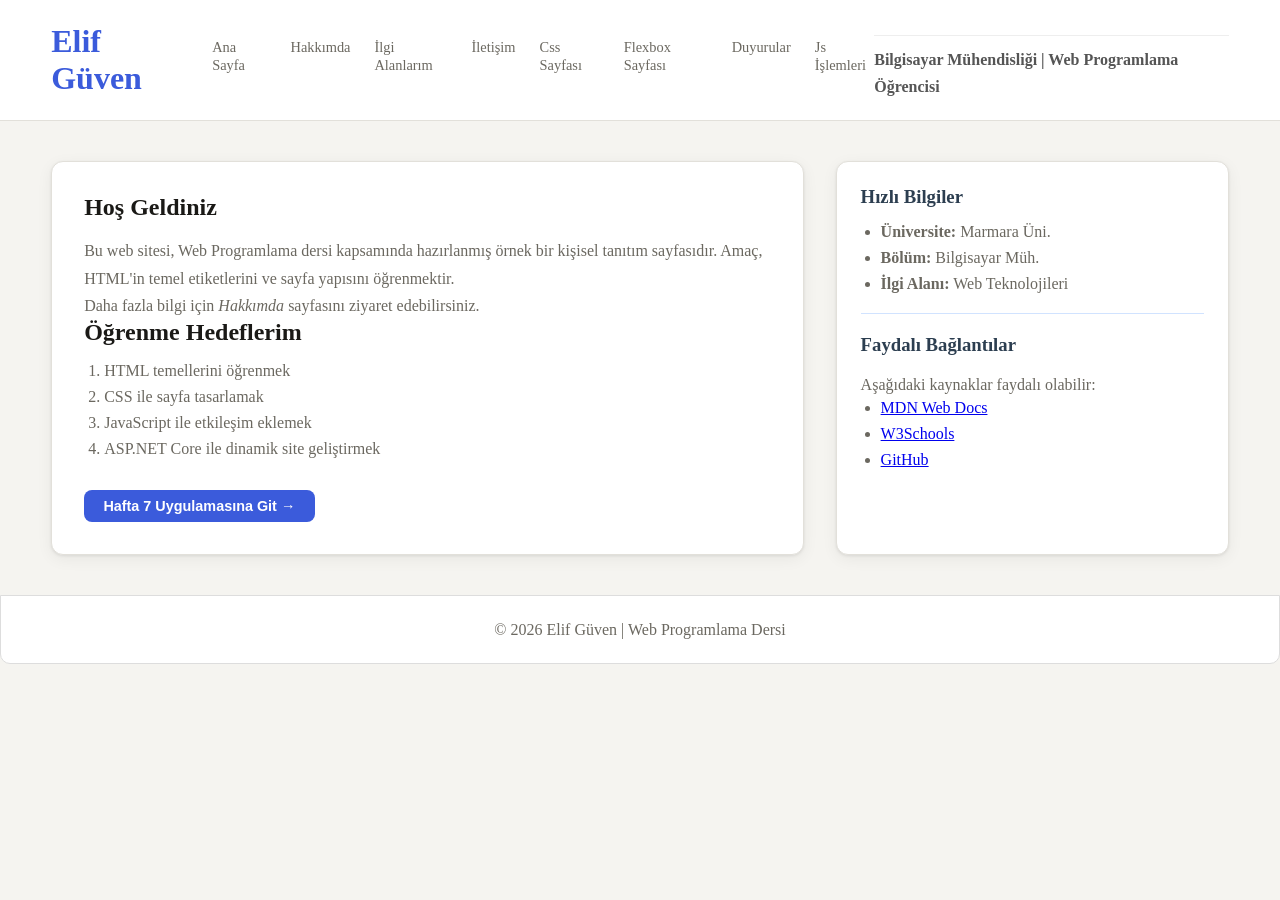
<file: index.html>
<!DOCTYPE html>
<html lang="tr">
<head>
    <meta charset="UTF-8">
    <meta name="viewport" content="width=device-width, initial-scale=1.0">
    <title>Elif Güven | Kişisel Web Sitesi</title>
    <style>
        /* --- GENEL TASARIM --- */
        * {
            box-sizing: border-box;
            margin: 0;
            padding: 0;
            font-family: "Times New Roman", Times, serif;
        }

@import url('https://fonts.googleapis.com/css2?family=Plus+Jakarta+Sans:wght@400;500;600;700;800&family=DM+Serif+Display&display=swap');

:root {
  --bg: #f5f4f0;
  --surface: #ffffff;
  --border: #e2e0da;
  --text: #1a1916;
  --muted: #6b6860;
  --accent: #3b5bdb;
  --radius: 12px;
  --shadow: 0 1px 3px rgba(0,0,0,0.08), 0 4px 16px rgba(0,0,0,0.06);
}

body {
    font-family: 'Plus Jakarta Sans', sans-serif;
    background-color: var(--bg);
    color: var(--text);
}

h2 {
    font-family: 'DM Serif Display', serif;
    margin-bottom: 1rem;
}

p {
    color: var(--muted);
    line-height: 1.7;
}

ul, ol {
    padding-left: 20px;
    color: var(--muted);
}

li {
    margin-bottom: 8px;
}

header {
    display: flex;
    justify-content: space-between;
    align-items: center;
    padding: 20px 4vw;
    background: var(--surface);
    border-bottom: 1px solid var(--border);
}

header h1 {
    font-family: 'DM Serif Display', serif;
    color: var(--accent);
}

.nav-links ul {
    display: flex;
    gap: 1.5rem;
    list-style: none;
}
  
.nav-links a {
    text-decoration: none;
    color: var(--muted);
    font-size: 0.9rem;
    font-weight: 500;
    transition: color 0.2s;
    position: relative;
}

.nav-links a::after {
    content: '';
    position: absolute;
    bottom: -3px;
    left: 0; right: 0;
    height: 2px;
    background: var(--accent);
    transform: scaleX(0);
    transition: transform 0.2s;
}

.nav-links a:hover { color: var(--accent); }
.nav-links a:hover::after { transform: scaleX(1); }

.header-sub {
    margin-top: 15px;
    color: #555;
    border-top: 1px solid #eee;
    padding-top: 10px;
}

main {
    display: flex;
    gap: 2rem;
    padding: 40px 4vw;
    background-color: var(--bg);
}

.content-box {
    flex: 2;
    background: var(--surface);
    border: 1px solid var(--border);
    border-radius: var(--radius);
    box-shadow: var(--shadow);
    padding: 2rem;
}

.sidebar-box {
    flex: 1;
    background: var(--surface);
    border: 1px solid var(--border);
    border-radius: var(--radius);
    box-shadow: var(--shadow);
    padding: 1.5rem;
}

h3 {
    margin-bottom: 15px;
    color: #2c3e50;
}

footer {
    background-color: #fff;
    padding: 20px;
    text-align: center;
    border: 1px solid #ddd;
    border-radius: 0 0 10px 10px;
}

/* Sadece bu buton için eklenen stil */
.hafta7-btn {
    display: inline-block;
    margin-top: 1.5rem;
    padding: 0.5rem 1.2rem;
    background-color: var(--accent);
    color: #fff;
    text-decoration: none;
    border-radius: 8px;
    font-size: 0.9rem;
    font-weight: 600;
    font-family: 'Plus Jakarta Sans', sans-serif;
    transition: background 0.2s;
}
.hafta7-btn:hover { background-color: #2f4cc7; }
    </style>
</head>
<body>

    <header>
        <h1>Elif Güven</h1>
        <nav class="nav-links">
            <ul>
                <li><a href="index.html">Ana Sayfa</a></li>
                <li><a href="about.html">Hakkımda</a></li>
                <li><a href="interests.html">İlgi Alanlarım</a></li>
                <li><a href="contact.html">İletişim</a></li>
                <li><a href="odev.html">Css Sayfası</a></li>
                <li><a href="flexbox.html">Flexbox Sayfası</a></li>
                <li><a href="lab-position.html">Duyurular</a></li>
                <li><a href="js_uygulama.html">Js İşlemleri</a></li>
            </ul>
        </nav>
        <p class="header-sub"><b>Bilgisayar Mühendisliği | Web Programlama Öğrencisi</b></p>
    </header>

    <main>
        <section class="content-box">
            <h2>Hoş Geldiniz</h2>
            <p>Bu web sitesi, Web Programlama dersi kapsamında hazırlanmış örnek bir kişisel tanıtım sayfasıdır. Amaç, HTML'in temel etiketlerini ve sayfa yapısını öğrenmektir.</p>
            <p>Daha fazla bilgi için <i>Hakkımda</i> sayfasını ziyaret edebilirsiniz.</p>

            <h2>Öğrenme Hedeflerim</h2>
            <ol>
                <li>HTML temellerini öğrenmek</li>
                <li>CSS ile sayfa tasarlamak</li>
                <li>JavaScript ile etkileşim eklemek</li>
                <li>ASP.NET Core ile dinamik site geliştirmek</li>
            </ol>

            <!-- Sadece bu satır eklendi -->
            <a href="hafta7.html" class="hafta7-btn">Hafta 7 Uygulamasına Git →</a>
        </section>

        <aside class="sidebar-box">
            <h3>Hızlı Bilgiler</h3>
            <ul>
                <li><b>Üniversite:</b> Marmara Üni.</li>
                <li><b>Bölüm:</b> Bilgisayar Müh.</li>
                <li><b>İlgi Alanı:</b> Web Teknolojileri</li>
            </ul>

            <hr style="margin: 20px 0; border: 0; border-top: 1px solid #d1e3ff;">

            <h3>Faydalı Bağlantılar</h3>
            <p>Aşağıdaki kaynaklar faydalı olabilir:</p>
            <ul>
                <li><a href="https://developer.mozilla.org" target="_blank">MDN Web Docs</a></li>
                <li><a href="https://www.w3schools.com" target="_blank">W3Schools</a></li>
                <li><a href="https://github.com" target="_blank">GitHub</a></li>
            </ul>
        </aside>
    </main>

    <footer>
        <p>© 2026 Elif Güven | Web Programlama Dersi</p>
    </footer>

</body>
</html>
</file>
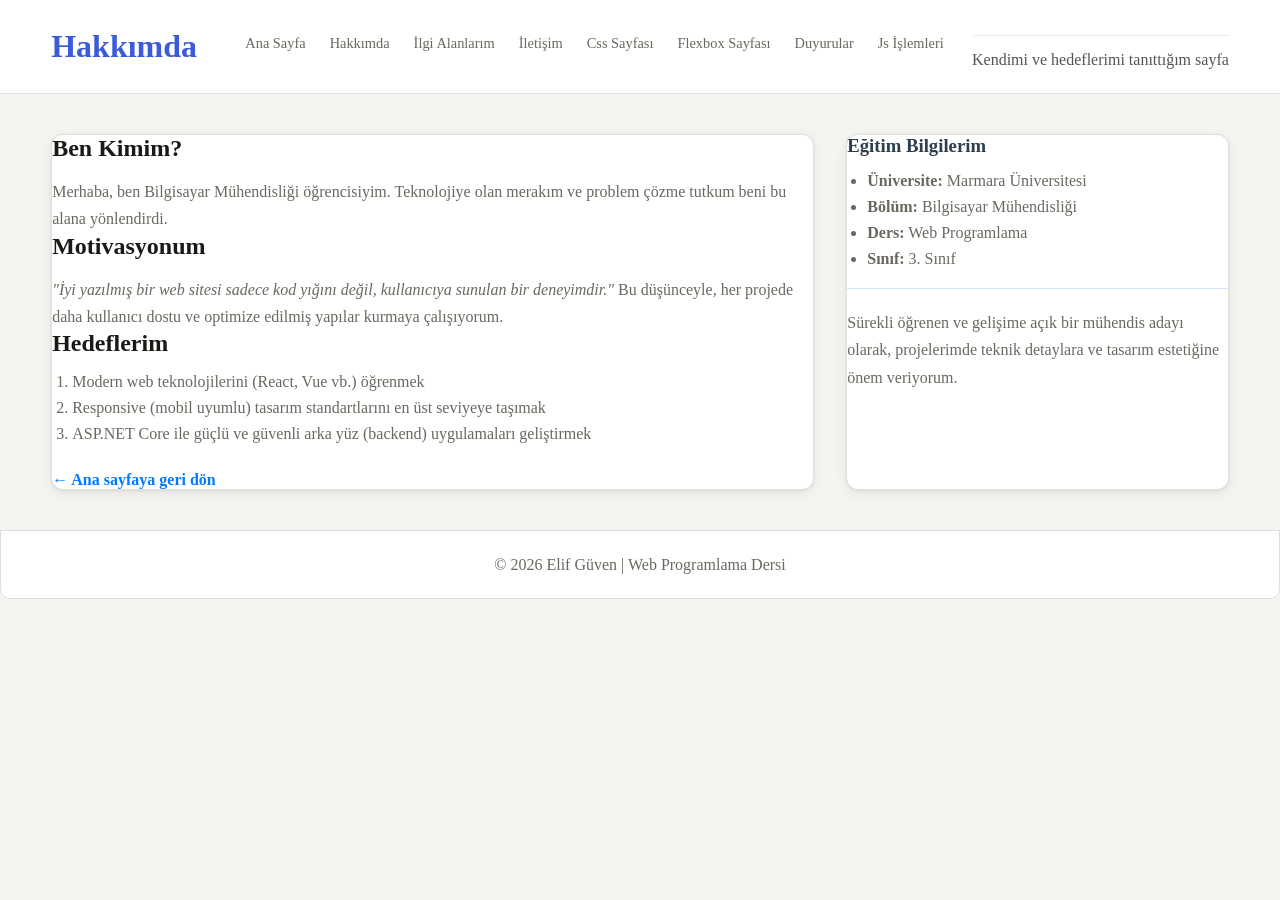
<file: about.html>
<!DOCTYPE html>
<html lang="tr">
<head>
    <meta charset="UTF-8">
    <meta name="viewport" content="width=device-width, initial-scale=1.0">
    <title>Hakkımda | Elif Güven</title>
    <style>
        /* --- GENEL TASARIM --- */
        * {
            box-sizing: border-box;
            margin: 0;
            padding: 0;
            font-family: "Times New Roman", Times, serif;
        }

        /* Bu kısmı <style> etiketinin en başına ekle */
@import url('https://fonts.googleapis.com/css2?family=Plus+Jakarta+Sans:wght@400;500;600;700;800&family=DM+Serif+Display&display=swap');

:root {
  --bg: #f5f4f0;
  --surface: #ffffff;
  --border: #e2e0da;
  --text: #1a1916;
  --muted: #6b6860;
  --accent: #3b5bdb;
  --radius: 12px;
  --shadow: 0 1px 3px rgba(0,0,0,0.08), 0 4px 16px rgba(0,0,0,0.06);
}

       body {
    font-family: 'Plus Jakarta Sans', sans-serif;
    background-color: var(--bg);
    color: var(--text);
}

h2 {
    font-family: 'DM Serif Display', serif;
    margin-bottom: 1rem;
}

p {
    color: var(--muted);
    line-height: 1.7;
}

/* Listeleri modernleştir */
ul, ol {
    padding-left: 20px;
    color: var(--muted);
}

li {
    margin-bottom: 8px;
}
header {
    display: flex;
    justify-content: space-between;
    align-items: center;
    padding: 20px 4vw;
    background: var(--surface);
    border-bottom: 1px solid var(--border);
}

header h1 {
    font-family: 'DM Serif Display', serif; /* Modern başlık fontu */
    color: var(--accent);
}

.nav-links ul {
    display: flex;
    gap: 1.5rem;
    list-style: none;
}
    .nav-links a {
      text-decoration: none;
      color: var(--muted);
      font-size: 0.9rem;
      font-weight: 500;
      transition: color 0.2s;
      position: relative;
    }


    .nav-links a::after {
      content: '';
      position: absolute;
      bottom: -3px;
      left: 0; right: 0;
      height: 2px;
      background: var(--accent);
      transform: scaleX(0);
      transition: transform 0.2s;
    }

    .nav-links a:hover { color: var(--accent); }
    .nav-links a:hover::after { transform: scaleX(1); }

        .header-sub {
            margin-top: 15px;
            color: #555;
            border-top: 1px solid #eee;
            padding-top: 10px;
        }

        main {
    display: flex;          /* Yan yana getirir */
    gap: 2rem;             /* Aralarındaki boşluk */
    padding: 40px 4vw;
    background-color: var(--bg);
}

.content-box {
    flex: 2;               /* Sol taraf daha geniş olsun (2 birim) */
    background: var(--surface);
    border: 1px solid var(--border);
    border-radius: var(--radius);
    box-shadow: var(--shadow);
}

.sidebar-box {
    flex: 1;               /* Sağ taraf daha dar olsun (1 birim) */
    background: var(--surface);
    border: 1px solid var(--border);
    border-radius: var(--radius);
    box-shadow: var(--shadow);
}
        /* --- METİN VE GRUP SEÇİCİLER --- */
         h3 {
            margin-bottom: 15px;
            color: #2c3e50;
        }


        footer {
            background-color: #fff;
            padding: 20px;
            text-align: center;
            border: 1px solid #ddd;
            border-radius: 0 0 10px 10px;
        }

        .back-link {
            display: inline-block;
            margin-top: 20px;
            text-decoration: none;
            color: #007bff;
            font-weight: bold;
        }
    </style>
</head>
<body>

    <header>
        <h1>Hakkımda</h1>
        <nav class = "nav-links">
            <ul>
                 <li><a href="index.html">Ana Sayfa</a></li>
                <li><a href="about.html">Hakkımda</a></li>
                <li><a href="interests.html">İlgi Alanlarım</a></li>
                <li><a href="contact.html">İletişim</a></li>
                <li><a href="odev.html">Css Sayfası</a></li>
                <li><a href="flexbox.html">Flexbox Sayfası</a></li>
                <li><a href="lab-position.html">Duyurular</a></li>
                <li><a href="js_uygulama.html">Js İşlemleri</a></li>
            </ul>
        </nav>
        <p class="header-sub">Kendimi ve hedeflerimi tanıttığım sayfa</p>
    </header>

    <main>
        <section class="content-box">
            <h2>Ben Kimim?</h2>
            <p>Merhaba, ben Bilgisayar Mühendisliği öğrencisiyim. Teknolojiye olan merakım ve problem çözme tutkum beni bu alana yönlendirdi.</p>

            <h2>Motivasyonum</h2>
            <p><i>"İyi yazılmış bir web sitesi sadece kod yığını değil, kullanıcıya sunulan bir deneyimdir."</i> Bu düşünceyle, her projede daha kullanıcı dostu ve optimize edilmiş yapılar kurmaya çalışıyorum.</p>

            <h2>Hedeflerim</h2>
            <ol>
                <li>Modern web teknolojilerini (React, Vue vb.) öğrenmek</li>
                <li>Responsive (mobil uyumlu) tasarım standartlarını en üst seviyeye taşımak</li>
                <li>ASP.NET Core ile güçlü ve güvenli arka yüz (backend) uygulamaları geliştirmek</li>
            </ol>

            <a href="index.html" class="back-link">← Ana sayfaya geri dön</a>
        </section>

        <aside class="sidebar-box">
            <h3>Eğitim Bilgilerim</h3>
            <ul>
                <li><b>Üniversite:</b> Marmara Üniversitesi</li>
                <li><b>Bölüm:</b> Bilgisayar Mühendisliği</li>
                <li><b>Ders:</b> Web Programlama</li>
                <li><b>Sınıf:</b> 3. Sınıf</li>
            </ul>

            <hr style="margin: 20px 0; border: 0; border-top: 1px solid #d1e3ff;">
            
            <p>Sürekli öğrenen ve gelişime açık bir mühendis adayı olarak, projelerimde teknik detaylara ve tasarım estetiğine önem veriyorum.</p>
        </aside>
    </main>

    <footer>
        <p>© 2026 Elif Güven | Web Programlama Dersi</p>
    </footer>

</body>
</html>
</file>
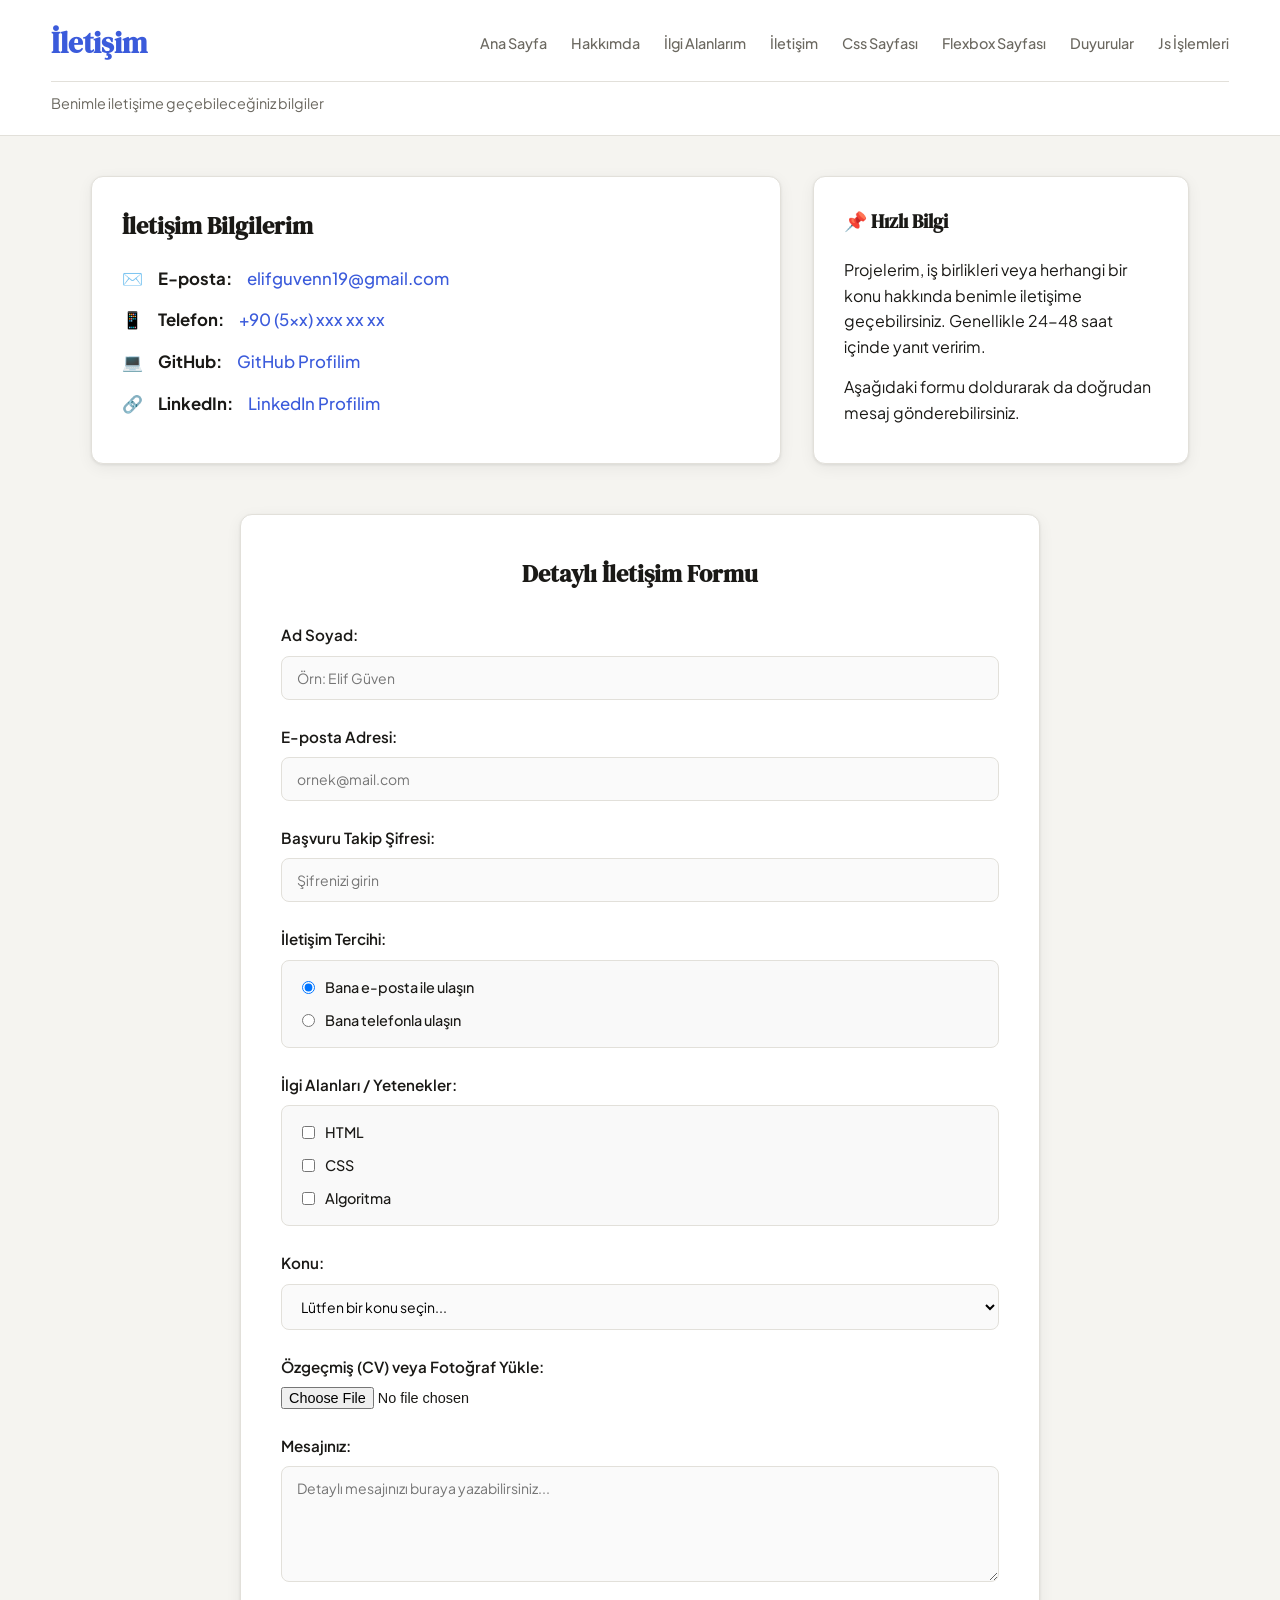
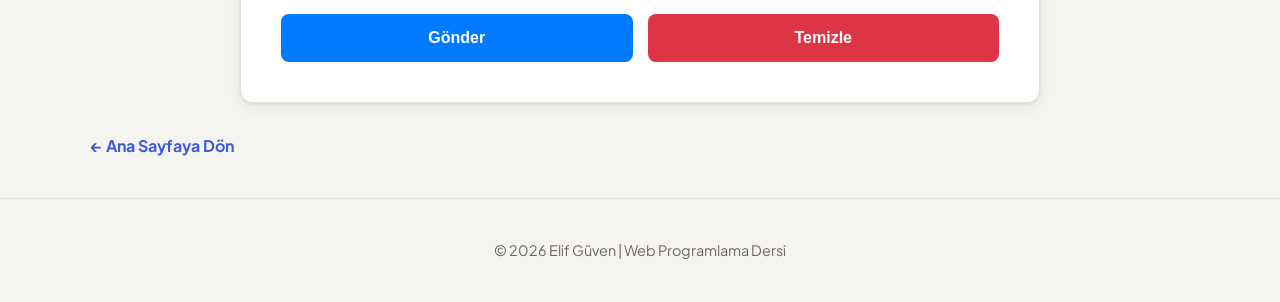
<file: contact.html>
<!DOCTYPE html>
<html lang="tr">
<head>
    <meta charset="UTF-8">
    <meta name="viewport" content="width=device-width, initial-scale=1.0">
    <title>İletişim | Elif Güven</title>
    <link href="https://fonts.googleapis.com/css2?family=Plus+Jakarta+Sans:wght@400;500;600;700;800&family=DM+Serif+Display&display=swap" rel="stylesheet">
    <style>
        /* --- MODERN TEMA DEĞİŞKENLERİ --- */
        :root {
            --bg: #f5f4f0;
            --surface: #ffffff;
            --border: #e2e0da;
            --text: #1a1916;
            --muted: #6b6860;
            --accent: #3b5bdb;
            --accent-hover: #2f4ab8;
            --radius: 12px;
            --shadow: 0 1px 3px rgba(0,0,0,0.08), 0 4px 16px rgba(0,0,0,0.06);
            --blue-btn: #007bff;
            --red-btn: #dc3545;
        }

        * { box-sizing: border-box; margin: 0; padding: 0; }

        body {
            font-family: 'Plus Jakarta Sans', sans-serif;
            background-color: var(--bg);
            color: var(--text);
            line-height: 1.6;
        }

        /* --- ÜST ALAN (HEADER & NAVBAR) --- */
        header {
            display: flex;
            flex-direction: column;
            gap: 15px;
            padding: 20px 4vw;
            background: var(--surface);
            border-bottom: 1px solid var(--border);
            position: sticky;
            top: 0;
            z-index: 100;
        }

        .header-top {
            display: flex;
            justify-content: space-between;
            align-items: center;
            width: 100%;
        }

        header h1 {
            font-family: 'DM Serif Display', serif;
            color: var(--accent);
            font-size: 1.8rem;
        }

        .nav-links ul {
            display: flex;
            gap: 1.5rem;
            list-style: none;
            flex-wrap: wrap;
        }

        .nav-links a {
            text-decoration: none;
            color: var(--muted);
            font-size: 0.9rem;
            font-weight: 500;
            transition: color 0.2s;
        }

        .nav-links a:hover { color: var(--accent); }

        .header-sub {
            color: var(--muted);
            font-size: 0.9rem;
            border-top: 1px solid var(--border);
            padding-top: 10px;
        }

        /* --- ANA İÇERİK --- */
        main {
            padding: 40px 4vw;
            max-width: 1200px;
            margin: 0 auto;
        }

        /* 1. KISIM: İLETİŞİM BİLGİLERİ (Senin Orijinal Yapın) */
        .info-grid {
            display: flex;
            gap: 2rem;
            margin-bottom: 50px;
        }

        .content-box, .sidebar-box {
            background: var(--surface);
            border: 1px solid var(--border);
            border-radius: var(--radius);
            padding: 30px;
            box-shadow: var(--shadow);
        }

        .content-box { flex: 2; }
        .sidebar-box { flex: 1; }

        h2, h3 {
            font-family: 'DM Serif Display', serif;
            margin-bottom: 20px;
            color: var(--text);
        }

        .contact-list { list-style: none; }
        .contact-list li {
            margin-bottom: 15px;
            display: flex;
            align-items: center;
            gap: 15px;
            font-size: 1.05rem;
        }

        .contact-list a {
            color: var(--accent);
            text-decoration: none;
            font-weight: 500;
        }

        .contact-container {
            width: 100%;
            max-width: 800px;
            margin: 0 auto;
            padding: 40px;
            border: 1px solid var(--border);
            border-radius: var(--radius);
            background: var(--surface);
            box-shadow: var(--shadow);
        }

        .contact-container h2 { text-align: center; margin-bottom: 30px; }

        .contact-container label {
            display: block;
            font-weight: 600;
            font-size: 0.95rem;
            margin-bottom: 8px;
            color: var(--text);
        }

        .contact-container input[type="text"],
        .contact-container input[type="email"],
        .contact-container input[type="password"],
        .contact-container select,
        .contact-container textarea {
            width: 100%;
            padding: 12px 15px;
            margin-bottom: 25px;
            border: 1px solid var(--border);
            border-radius: 8px;
            font-family: inherit;
            font-size: 14px;
            background: #fafafa;
            transition: border-color 0.2s;
        }

        .contact-container input:focus, 
        .contact-container select:focus, 
        .contact-container textarea:focus {
            border-color: var(--accent);
            background: #fff;
            outline: none;
        }

        .radio-group, .checkbox-group {
            padding: 15px 20px;
            background: #f9f9f9;
            border-radius: 8px;
            border: 1px solid var(--border);
            margin-bottom: 25px;
        }

        .radio-group label, .checkbox-group label {
            display: flex;
            align-items: center;
            gap: 10px;
            font-weight: 500;
            margin-bottom: 10px;
            font-size: 0.9rem;
        }

        .radio-group label:last-child, .checkbox-group label:last-child {
            margin-bottom: 0;
        }

        .contact-container input[type="file"] {
            margin-bottom: 25px;
            display: block;
            font-size: 0.9rem;
        }

        .btn-group {
            display: flex;
            gap: 15px;
        }

        .btn-submit, .btn-reset {
            flex: 1;
            padding: 15px;
            border: none;
            border-radius: 8px;
            font-size: 1rem;
            font-weight: 700;
            color: white;
            cursor: pointer;
            transition: opacity 0.2s;
        }

        .btn-submit { background-color: var(--blue-btn); }
        .btn-reset { background-color: var(--red-btn); }

        .btn-submit:hover, .btn-reset:hover { opacity: 0.9; }

        .success-banner {
            background: #d3f9d8;
            color: #2f9e44;
            padding: 15px;
            border-radius: 8px;
            margin-bottom: 20px;
            text-align: center;
            font-weight: 600;
            display: none;
        }

        .back-link {
            display: inline-block;
            margin-top: 30px;
            font-weight: bold;
            color: var(--accent);
            text-decoration: none;
        }
        .back-link:hover { text-decoration: underline; }

        footer {
            text-align: center;
            padding: 40px;
            color: var(--muted);
            font-size: 0.9rem;
            border-top: 1px solid var(--border);
        }
    </style>
</head>
<body>

    <header>
        <div class="header-top">
            <h1>İletişim</h1>
            <nav class="nav-links">
                <ul>
                    <li><a href="index.html">Ana Sayfa</a></li>
                    <li><a href="about.html">Hakkımda</a></li>
                    <li><a href="interests.html">İlgi Alanlarım</a></li>
                    <li><a href="contact.html">İletişim</a></li>
                    <li><a href="odev.html">Css Sayfası</a></li>
                    <li><a href="flexbox.html">Flexbox Sayfası</a></li>
                    <li><a href="lab-position.html">Duyurular</a></li>
                    <li><a href="js_uygulama.html">Js İşlemleri</a></li>
                </ul>
            </nav>
        </div>
        <p class="header-sub">Benimle iletişime geçebileceğiniz bilgiler</p>
    </header>

    <main>
        <div class="info-grid">
            <section class="content-box">
                <h2>İletişim Bilgilerim</h2>
                <ul class="contact-list">
                    <li><span class="icon">✉️</span> <strong>E-posta:</strong> <a href="mailto:elifguvenn19@gmail.com">elifguvenn19@gmail.com</a></li>
                    <li><span class="icon">📱</span> <strong>Telefon:</strong> <a href="#">+90 (5xx) xxx xx xx</a></li>
                    <li><span class="icon">💻</span> <strong>GitHub:</strong> <a href="https://github.com/ElifGuvenn" target="_blank">GitHub Profilim</a></li>
                    <li><span class="icon">🔗</span> <strong>LinkedIn:</strong> <a href="https://www.linkedin.com/in/elif-guven-48a413346/" target="_blank">LinkedIn Profilim</a></li>
                </ul>
            </section>

            <aside class="sidebar-box">
                <h3>📌 Hızlı Bilgi</h3>
                <p>Projelerim, iş birlikleri veya herhangi bir konu hakkında benimle iletişime geçebilirsiniz. Genellikle 24-48 saat içinde yanıt veririm.</p>
                <p style="margin-top: 15px;">Aşağıdaki formu doldurarak da doğrudan mesaj gönderebilirsiniz.</p>
            </aside>
        </div>

        <div class="contact-container">
            <h2>Detaylı İletişim Formu</h2>
            <div id="successBanner" class="success-banner">✅ Mesajınız başarıyla iletildi!</div>

            <form id="contactForm" action="#" method="post" onsubmit="gonder(event)">
                
                <label for="adsoyad">Ad Soyad:</label>
                <input type="text" id="adsoyad" name="adsoyad" placeholder="Örn: Elif Güven" required>

                <label for="eposta">E-posta Adresi:</label>
                <input type="email" id="eposta" name="eposta" placeholder="ornek@mail.com" required>

                <label for="sifre">Başvuru Takip Şifresi:</label>
                <input type="password" id="sifre" name="sifre" placeholder="Şifrenizi girin" required>

                <label>İletişim Tercihi:</label>
                <div class="radio-group">
                    <label for="tercih-eposta">
                        <input type="radio" id="tercih-eposta" name="iletisim_tercih" value="eposta" checked>
                        Bana e-posta ile ulaşın
                    </label>
                    <label for="tercih-telefon">
                        <input type="radio" id="tercih-telefon" name="iletisim_tercih" value="telefon">
                        Bana telefonla ulaşın
                    </label>
                </div>

                <label>İlgi Alanları / Yetenekler:</label>
                <div class="checkbox-group">
                    <label for="yetenek-html">
                        <input type="checkbox" id="yetenek-html" name="yetenekler" value="html">
                        HTML
                    </label>
                    <label for="yetenek-css">
                        <input type="checkbox" id="yetenek-css" name="yetenekler" value="css">
                        CSS
                    </label>
                    <label for="yetenek-algo">
                        <input type="checkbox" id="yetenek-algo" name="yetenekler" value="algoritma">
                        Algoritma
                    </label>
                </div>

                <label for="konu">Konu:</label>
                <select id="konu" name="konu" required>
                    <option value="">Lütfen bir konu seçin...</option>
                    <option value="is_teklifi">İş Teklifi</option>
                    <option value="soru">Soru</option>
                    <option value="geribildirim">Geri Bildirim</option>
                </select>

                <label for="cv">Özgeçmiş (CV) veya Fotoğraf Yükle:</label>
                <input type="file" id="cv" name="cv">

                <label for="mesaj">Mesajınız:</label>
                <textarea id="mesaj" name="mesaj" rows="5" placeholder="Detaylı mesajınızı buraya yazabilirsiniz..." required></textarea>

                <div class="btn-group">
                    <button type="submit" class="btn-submit">Gönder</button>
                    <button type="reset" class="btn-reset">Temizle</button>
                </div>
            </form>
        </div>

        <a href="index.html" class="back-link">&#8592; Ana Sayfaya Dön</a>
    </main>

    <footer>
        <p>© 2026 Elif Güven | Web Programlama Dersi</p>
    </footer>

    <script>
        function gonder(event) {
            event.preventDefault(); 
            document.getElementById('successBanner').style.display = 'block';
            window.scrollTo({ top: document.querySelector('.contact-container').offsetTop - 50, behavior: 'smooth' });
            
            setTimeout(() => { 
                document.getElementById('successBanner').style.display = 'none'; 
                document.getElementById('contactForm').reset();
            }, 5000);
        }
    </script>
</body>
</html>
</file>
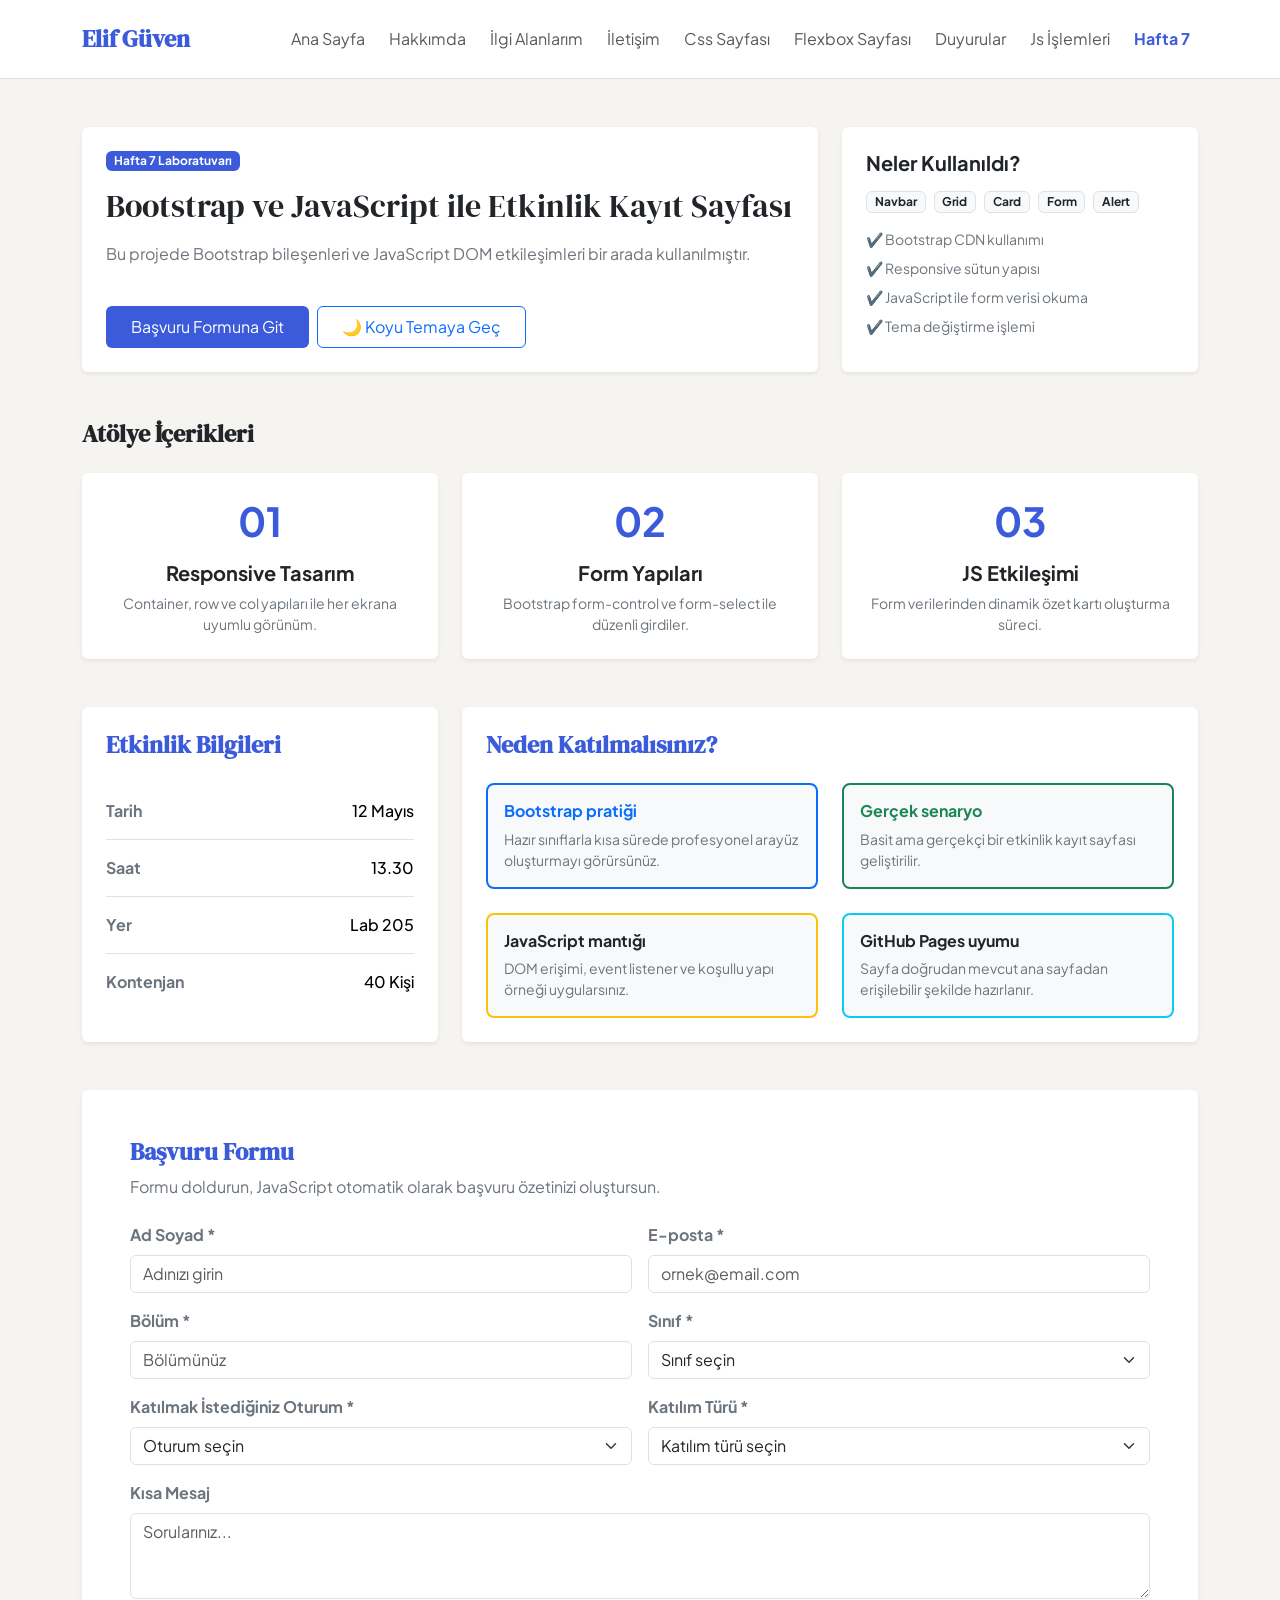
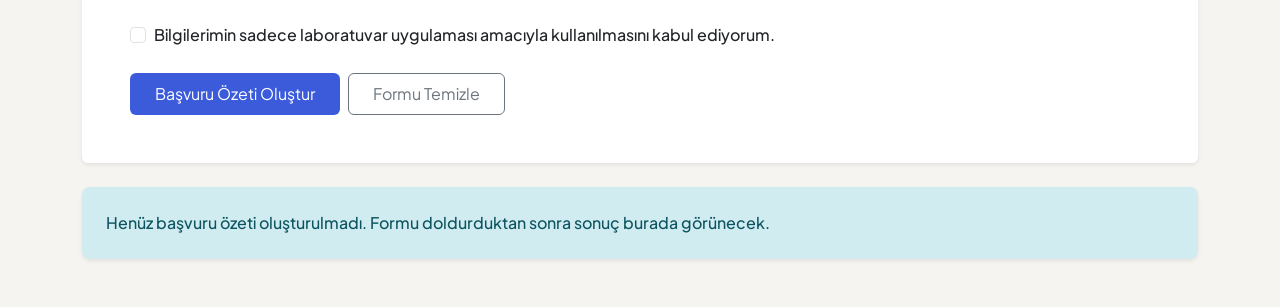
<file: hafta7.html>
<!DOCTYPE html>
<html lang="tr">
<head>
  <meta charset="UTF-8">
  <meta name="viewport" content="width=device-width, initial-scale=1.0">
  <title>Hafta 7 – Bootstrap + JavaScript | Elif Güven</title>

  <link rel="preconnect" href="https://fonts.googleapis.com">
  <link href="https://fonts.googleapis.com/css2?family=Plus+Jakarta+Sans:wght@400;500;600;700&family=DM+Serif+Display&display=swap" rel="stylesheet">
  <link href="https://cdn.jsdelivr.net/npm/bootstrap@5.3.3/dist/css/bootstrap.min.css" rel="stylesheet">
  <link rel="stylesheet" href="hafta7/styles/hafta7.css">
  
  <style>
    .custom-blue { color: #3b5bdb; }
    .bg-custom-blue { background-color: #3b5bdb; }
    .result-alert { background-color: #d1ecf1; border-color: #bee5eb; color: #0c5460; }
  </style>
</head>
<body>

  <nav class="navbar navbar-expand-lg bg-white border-bottom py-3 sticky-top">
    <div class="container">
      <a class="navbar-brand fw-bold" href="#" style="font-family: 'DM Serif Display', serif; color: #3b5bdb; font-size: 1.5rem;">Elif Güven</a>
      <button class="navbar-toggler" type="button" data-bs-toggle="collapse" data-bs-target="#navbarNav">
        <span class="navbar-toggler-icon"></span>
      </button>
      <div class="collapse navbar-collapse" id="navbarNav">
        <ul class="navbar-nav ms-auto gap-2">
          <li class="nav-item"><a class="nav-link" href="index.html">Ana Sayfa</a></li>
          <li class="nav-item"><a class="nav-link" href="about.html">Hakkımda</a></li>
          <li class="nav-item"><a class="nav-link" href="interests.html">İlgi Alanlarım</a></li>
          <li class="nav-item"><a class="nav-link" href="contact.html">İletişim</a></li>
          <li class="nav-item"><a class="nav-link" href="odev.html">Css Sayfası</a></li>
          <li class="nav-item"><a class="nav-link" href="flexbox.html">Flexbox Sayfası</a></li>
          <li class="nav-item"><a class="nav-link" href="lab-position.html">Duyurular</a></li>
          <li class="nav-item"><a class="nav-link" href="js_uygulama.html">Js İşlemleri</a></li>
          <li class="nav-item"><a class="nav-link active" href="hafta7.html" style="color: #3b5bdb; font-weight: bold;">Hafta 7</a></li>
        </ul>
      </div>
    </div>
  </nav>

  <div class="container py-5">
    <div class="row g-4 align-items-stretch">
      <div class="col-lg-8">
        <div class="card shadow-sm border-0 h-100 p-4 main-card">
          <span class="badge mb-3 bg-custom-blue" style="width: fit-content;">Hafta 7 Laboratuvarı</span>
          <h2 style="font-family: 'DM Serif Display', serif;">Bootstrap ve JavaScript ile Etkinlik Kayıt Sayfası</h2>
          <p class="text-secondary mt-2">Bu projede Bootstrap bileşenleri ve JavaScript DOM etkileşimleri bir arada kullanılmıştır.</p>
          <div class="d-flex gap-2 mt-4 flex-wrap">
            <a href="#basvuru" class="btn text-white px-4 py-2 bg-custom-blue">Başvuru Formuna Git</a>
            <button id="temaBtn" class="btn btn-outline-primary px-4 py-2">🌙 Koyu Temaya Geç</button>
          </div>
        </div>
      </div>
      <div class="col-lg-4">
        <div class="card shadow-sm border-0 h-100 p-4 main-card">
          <h3 class="h5 fw-bold mb-3">Neler Kullanıldı?</h3>
          <div class="d-flex gap-2 mb-3 flex-wrap">
            <span class="badge bg-light text-dark border">Navbar</span>
            <span class="badge bg-light text-dark border">Grid</span>
            <span class="badge bg-light text-dark border">Card</span>
            <span class="badge bg-light text-dark border">Form</span>
            <span class="badge bg-light text-dark border">Alert</span>
          </div>
          <ul class="list-unstyled text-secondary small mb-0">
            <li class="mb-2">✔️ Bootstrap CDN kullanımı</li>
            <li class="mb-2">✔️ Responsive sütun yapısı</li>
            <li class="mb-2">✔️ JavaScript ile form verisi okuma</li>
            <li class="mb-0">✔️ Tema değiştirme işlemi</li>
          </ul>
        </div>
      </div>
    </div>
  </div>

  <div class="container pb-5">
    <h3 class="h4 fw-bold mb-4" style="font-family: 'DM Serif Display', serif;">Atölye İçerikleri</h3>
    <div class="row g-4">
      <div class="col-md-4">
        <div class="card h-100 shadow-sm border-0 info-card">
          <div class="card-body p-4 text-center">
            <div class="display-6 fw-bold mb-3 custom-blue">01</div>
            <h5 class="card-title fw-bold">Responsive Tasarım</h5>
            <p class="card-text text-secondary small">Container, row ve col yapıları ile her ekrana uyumlu görünüm.</p>
          </div>
        </div>
      </div>
      <div class="col-md-4">
        <div class="card h-100 shadow-sm border-0 info-card">
          <div class="card-body p-4 text-center">
            <div class="display-6 fw-bold mb-3 custom-blue">02</div>
            <h5 class="card-title fw-bold">Form Yapıları</h5>
            <p class="card-text text-secondary small">Bootstrap form-control ve form-select ile düzenli girdiler.</p>
          </div>
        </div>
      </div>
      <div class="col-md-4">
        <div class="card h-100 shadow-sm border-0 info-card">
          <div class="card-body p-4 text-center">
            <div class="display-6 fw-bold mb-3 custom-blue">03</div>
            <h5 class="card-title fw-bold">JS Etkileşimi</h5>
            <p class="card-text text-secondary small">Form verilerinden dinamik özet kartı oluşturma süreci.</p>
          </div>
        </div>
      </div>
    </div>
  </div>

  <div class="container pb-5">
    <div class="row g-4">
      <div class="col-lg-4">
        <div class="card shadow-sm border-0 h-100 p-4">
          <h4 class="fw-bold mb-4 custom-blue" style="font-family: 'DM Serif Display', serif;">Etkinlik Bilgileri</h4>
          <table class="table table-borderless mb-0">
            <tbody>
              <tr class="border-bottom">
                <td class="text-secondary fw-bold px-0 py-3">Tarih</td>
                <td class="text-end fw-medium px-0 py-3">12 Mayıs</td>
              </tr>
              <tr class="border-bottom">
                <td class="text-secondary fw-bold px-0 py-3">Saat</td>
                <td class="text-end fw-medium px-0 py-3">13.30</td>
              </tr>
              <tr class="border-bottom">
                <td class="text-secondary fw-bold px-0 py-3">Yer</td>
                <td class="text-end fw-medium px-0 py-3">Lab 205</td>
              </tr>
              <tr>
                <td class="text-secondary fw-bold px-0 pt-3 pb-0">Kontenjan</td>
                <td class="text-end fw-medium px-0 pt-3 pb-0">40 Kişi</td>
              </tr>
            </tbody>
          </table>
        </div>
      </div>
      
      <div class="col-lg-8">
        <div class="card shadow-sm border-0 h-100 p-4">
          <h4 class="fw-bold mb-4 custom-blue" style="font-family: 'DM Serif Display', serif;">Neden Katılmalısınız?</h4>
          <div class="row g-4">
            
            <div class="col-md-6">
              <div class="p-3 border border-primary border-2 rounded-3 bg-light h-100">
                <h6 class="fw-bold text-primary"> Bootstrap pratiği</h6>
                <p class="text-secondary small mb-0">Hazır sınıflarla kısa sürede profesyonel arayüz oluşturmayı görürsünüz.</p>
              </div>
            </div>
            
            <div class="col-md-6">
              <div class="p-3 border border-success border-2 rounded-3 bg-light h-100">
                <h6 class="fw-bold text-success"> Gerçek senaryo</h6>
                <p class="text-secondary small mb-0">Basit ama gerçekçi bir etkinlik kayıt sayfası geliştirilir.</p>
              </div>
            </div>
            
            <div class="col-md-6">
              <div class="p-3 border border-warning border-2 rounded-3 bg-light h-100">
                <h6 class="fw-bold text-warning text-dark"> JavaScript mantığı</h6>
                <p class="text-secondary small mb-0">DOM erişimi, event listener ve koşullu yapı örneği uygularsınız.</p>
              </div>
            </div>
            
            <div class="col-md-6">
              <div class="p-3 border border-info border-2 rounded-3 bg-light h-100">
                <h6 class="fw-bold text-info text-dark"> GitHub Pages uyumu</h6>
                <p class="text-secondary small mb-0">Sayfa doğrudan mevcut ana sayfadan erişilebilir şekilde hazırlanır.</p>
              </div>
            </div>

          </div>
        </div>
      </div>
    </div>
  </div>

  <div class="container pb-4" id="basvuru">
    <div class="card shadow-sm border-0 p-4 p-md-5 main-card">
      <h3 class="h4 fw-bold custom-blue" style="font-family: 'DM Serif Display', serif;">Başvuru Formu</h3>
      <p class="text-secondary mb-4">Formu doldurun, JavaScript otomatik olarak başvuru özetinizi oluştursun.</p>
      
      <form id="basvuruForm" novalidate>
        <div class="row g-3 mb-4">
          <div class="col-md-6">
            <label class="form-label fw-bold text-secondary">Ad Soyad *</label>
            <input type="text" id="adSoyad" class="form-control" placeholder="Adınızı girin" required>
          </div>
          <div class="col-md-6">
            <label class="form-label fw-bold text-secondary">E-posta *</label>
            <input type="email" id="email" class="form-control" placeholder="ornek@email.com" required>
          </div>
          
          <div class="col-md-6">
            <label class="form-label fw-bold text-secondary">Bölüm *</label>
            <input type="text" id="bolum" class="form-control" placeholder="Bölümünüz" required>
          </div>
          <div class="col-md-6">
            <label class="form-label fw-bold text-secondary">Sınıf *</label>
            <select id="sinif" class="form-select" required>
              <option value="">Sınıf seçin</option>
              <option>1. Sınıf</option>
              <option>2. Sınıf</option>
              <option>3. Sınıf</option>
              <option>4. Sınıf</option>
            </select>
          </div>

          <div class="col-md-6">
            <label class="form-label fw-bold text-secondary">Katılmak İstediğiniz Oturum *</label>
            <select id="oturum" class="form-select" required>
              <option value="">Oturum seçin</option>
              <option>Bootstrap + JS Projesi</option>
              <option>Responsive Tasarım</option>
              <option>Form Yapıları</option>
              <option>GitHub Pages Yayını</option>
            </select>
          </div>
          <div class="col-md-6">
            <label class="form-label fw-bold text-secondary">Katılım Türü *</label>
            <select id="katilimTuru" class="form-select" required>
              <option value="">Katılım türü seçin</option>
              <option>Yüz yüze</option>
              <option>Çevrimiçi</option>
            </select>
          </div>

          <div class="col-12">
            <label class="form-label fw-bold text-secondary">Kısa Mesaj</label>
            <textarea id="mesaj" class="form-control" rows="3" placeholder="Sorularınız..."></textarea>
          </div>
          
          <div class="col-12">
            <div class="form-check mt-2">
              <input class="form-check-input" type="checkbox" id="onayCheck" required>
              <label class="form-check-label fw-medium text-dark" for="onayCheck">
                Bilgilerimin sadece laboratuvar uygulaması amacıyla kullanılmasını kabul ediyorum.
              </label>
            </div>
          </div>
        </div>

        <div class="d-flex gap-2">
          <button type="submit" class="btn text-white px-4 py-2 bg-custom-blue">Başvuru Özeti Oluştur</button>
          <button type="reset" id="temizleBtn" class="btn btn-outline-secondary px-4 py-2">Formu Temizle</button>
        </div>
      </form>
    </div>
  </div>

  <div class="container mb-5">
    <div id="sonucAlani" class="p-4 rounded-3 result-alert shadow-sm">
      <p class="mb-0 fw-medium">Henüz başvuru özeti oluşturulmadı. Formu doldurduktan sonra sonuç burada görünecek.</p>
    </div>
  </div>

  <script src="https://cdn.jsdelivr.net/npm/bootstrap@5.3.3/dist/js/bootstrap.bundle.min.js"></script>
  <script src="hafta7/scripts/hafta7.js"></script>
</body>
</html>
</file>
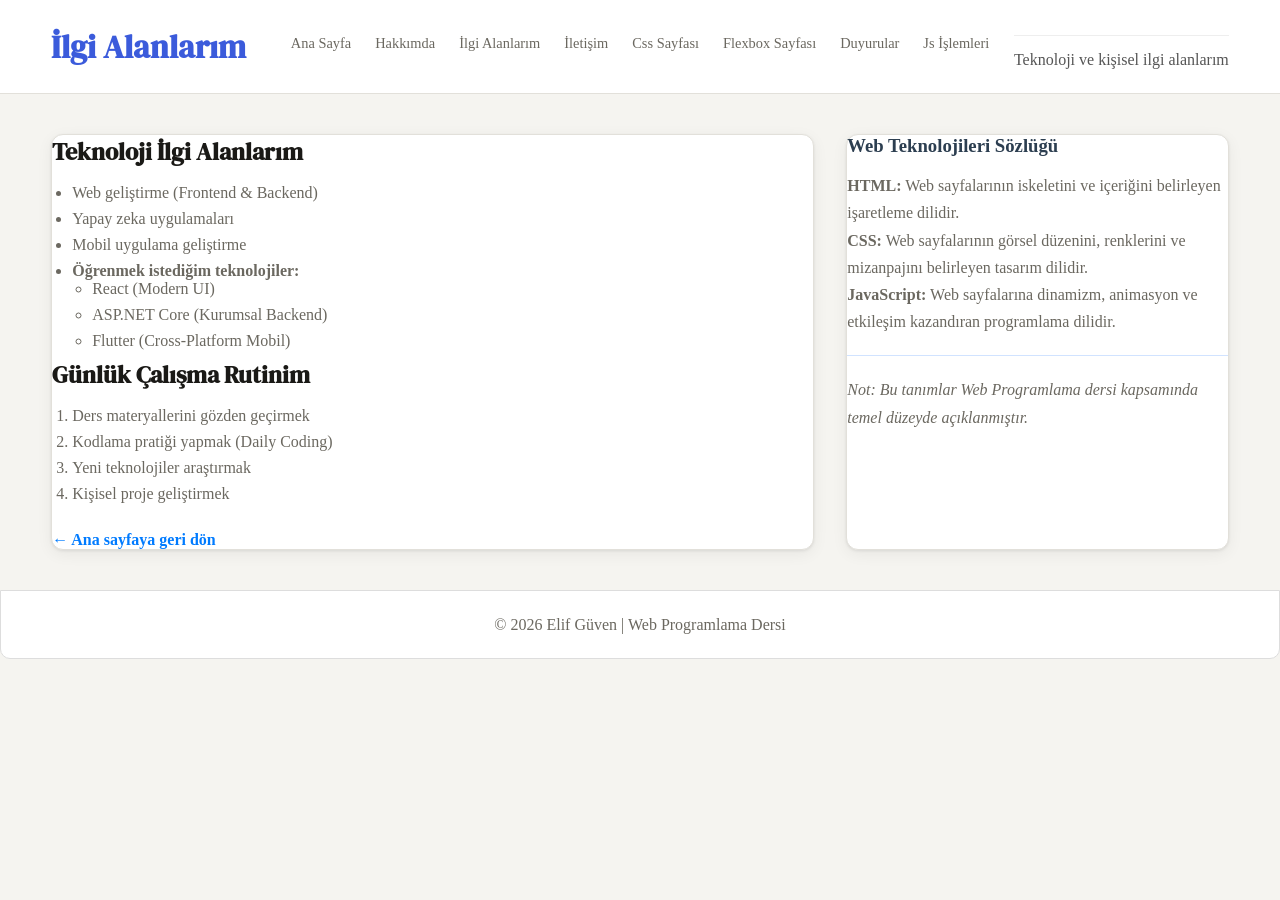
<file: interests.html>
<!DOCTYPE html>
<html lang="tr">
<head>
    <meta charset="UTF-8">
    <meta name="viewport" content="width=device-width, initial-scale=1.0">
    <title>İlgi Alanlarım | Elif Güven</title>
    <style>
        @import url('https://fonts.googleapis.com/css2?family=Plus+Jakarta+Sans:wght@400;500;600;700;800&family=DM+Serif+Display&display=swap');

:root {
  --bg: #f5f4f0;
  --surface: #ffffff;
  --border: #e2e0da;
  --text: #1a1916;
  --muted: #6b6860;
  --accent: #3b5bdb;
  --radius: 12px;
  --shadow: 0 1px 3px rgba(0,0,0,0.08), 0 4px 16px rgba(0,0,0,0.06);
}
        * {
            box-sizing: border-box;
            margin: 0;
            padding: 0;
            font-family: "Times New Roman", Times, serif;
        }
body {
    font-family: 'Plus Jakarta Sans', sans-serif;
    background-color: var(--bg);
    color: var(--text);
}

h2 {
    font-family: 'DM Serif Display', serif;
    margin-bottom: 1rem;
}

p {
    color: var(--muted);
    line-height: 1.7;
}

/* Listeleri modernleştir */
ul, ol {
    padding-left: 20px;
    color: var(--muted);
}

li {
    margin-bottom: 8px;
}

        header {
    display: flex;
    justify-content: space-between;
    align-items: center;
    padding: 20px 4vw;
    background: var(--surface);
    border-bottom: 1px solid var(--border);
}

header h1 {
    font-family: 'DM Serif Display', serif; /* Modern başlık fontu */
    color: var(--accent);
}

.nav-links ul {
    display: flex;
    gap: 1.5rem;
    list-style: none;
}
    .nav-links a {
      text-decoration: none;
      color: var(--muted);
      font-size: 0.9rem;
      font-weight: 500;
      transition: color 0.2s;
      position: relative;
    }
        .nav-links a::after {
      content: '';
      position: absolute;
      bottom: -3px;
      left: 0; right: 0;
      height: 2px;
      background: var(--accent);
      transform: scaleX(0);
      transition: transform 0.2s;
    }

    .nav-links a:hover { color: var(--accent); }
    .nav-links a:hover::after { transform: scaleX(1); } 

       
        .header-sub {
            margin-top: 15px;
            color: #555;
            border-top: 1px solid #eee;
            padding-top: 10px;
        }

       main {
    display: flex;          /* Yan yana getirir */
    gap: 2rem;             /* Aralarındaki boşluk */
    padding: 40px 4vw;
    background-color: var(--bg);
}

.content-box {
    flex: 2;               /* Sol taraf daha geniş olsun (2 birim) */
    background: var(--surface);
    border: 1px solid var(--border);
    border-radius: var(--radius);
    box-shadow: var(--shadow);
}

.sidebar-box {
    flex: 1;               /* Sağ taraf daha dar olsun (1 birim) */
    background: var(--surface);
    border: 1px solid var(--border);
    border-radius: var(--radius);
    box-shadow: var(--shadow);
}

        /* --- METİN VE LİSTE DÜZENLERİ --- */
         h3 {
            margin-bottom: 15px;
            color: #2c3e50;
        }

        /* --- FOOTER --- */
        footer {
            background-color: #fff;
            padding: 20px;
            text-align: center;
            border: 1px solid #ddd;
            border-radius: 0 0 10px 10px;
        }

        .back-link {
            display: inline-block;
            margin-top: 20px;
            font-weight: bold;
            color: #007bff;
            text-decoration: none;
        }
    </style>
</head>
<body>

    <header>
        <h1>İlgi Alanlarım</h1>
        <nav class= "nav-links">
            <ul>
                 <li><a href="index.html">Ana Sayfa</a></li>
                <li><a href="about.html">Hakkımda</a></li>
                <li><a href="interests.html">İlgi Alanlarım</a></li>
                <li><a href="contact.html">İletişim</a></li>
                <li><a href="odev.html">Css Sayfası</a></li>
                <li><a href="flexbox.html">Flexbox Sayfası</a></li>
                <li><a href="lab-position.html">Duyurular</a></li>
                <li><a href="js_uygulama.html">Js İşlemleri</a></li>
            </ul>
        </nav>
        <p class="header-sub">Teknoloji ve kişisel ilgi alanlarım</p>
    </header>

    <main>
        <section class="content-box">
            <h2>Teknoloji İlgi Alanlarım</h2>
            <ul>
                <li>Web geliştirme (Frontend & Backend)</li>
                <li>Yapay zeka uygulamaları</li>
                <li>Mobil uygulama geliştirme</li>
                <li><strong>Öğrenmek istediğim teknolojiler:</strong>
                    <ul>
                        <li>React (Modern UI)</li>
                        <li>ASP.NET Core (Kurumsal Backend)</li>
                        <li>Flutter (Cross-Platform Mobil)</li>
                    </ul>
                </li>
            </ul>

            <h2>Günlük Çalışma Rutinim</h2>
            <ol>
                <li>Ders materyallerini gözden geçirmek</li>
                <li>Kodlama pratiği yapmak (Daily Coding)</li>
                <li>Yeni teknolojiler araştırmak</li>
                <li>Kişisel proje geliştirmek</li>
            </ol>

            <a href="index.html" class="back-link">← Ana sayfaya geri dön</a>
        </section>

        <aside class="sidebar-box">
            <h3>Web Teknolojileri Sözlüğü</h3>
            
            <p><strong>HTML:</strong> Web sayfalarının iskeletini ve içeriğini belirleyen işaretleme dilidir.</p>
            
            <p><strong>CSS:</strong> Web sayfalarının görsel düzenini, renklerini ve mizanpajını belirleyen tasarım dilidir.</p>
            
            <p><strong>JavaScript:</strong> Web sayfalarına dinamizm, animasyon ve etkileşim kazandıran programlama dilidir.</p>

            <hr style="margin: 20px 0; border: 0; border-top: 1px solid #d1e3ff;">
            
            <p><em>Not: Bu tanımlar Web Programlama dersi kapsamında temel düzeyde açıklanmıştır.</em></p>
        </aside>
    </main>

    <footer>
        <p>© 2026 Elif Güven | Web Programlama Dersi</p>
    </footer>

</body>
</html>
</file>
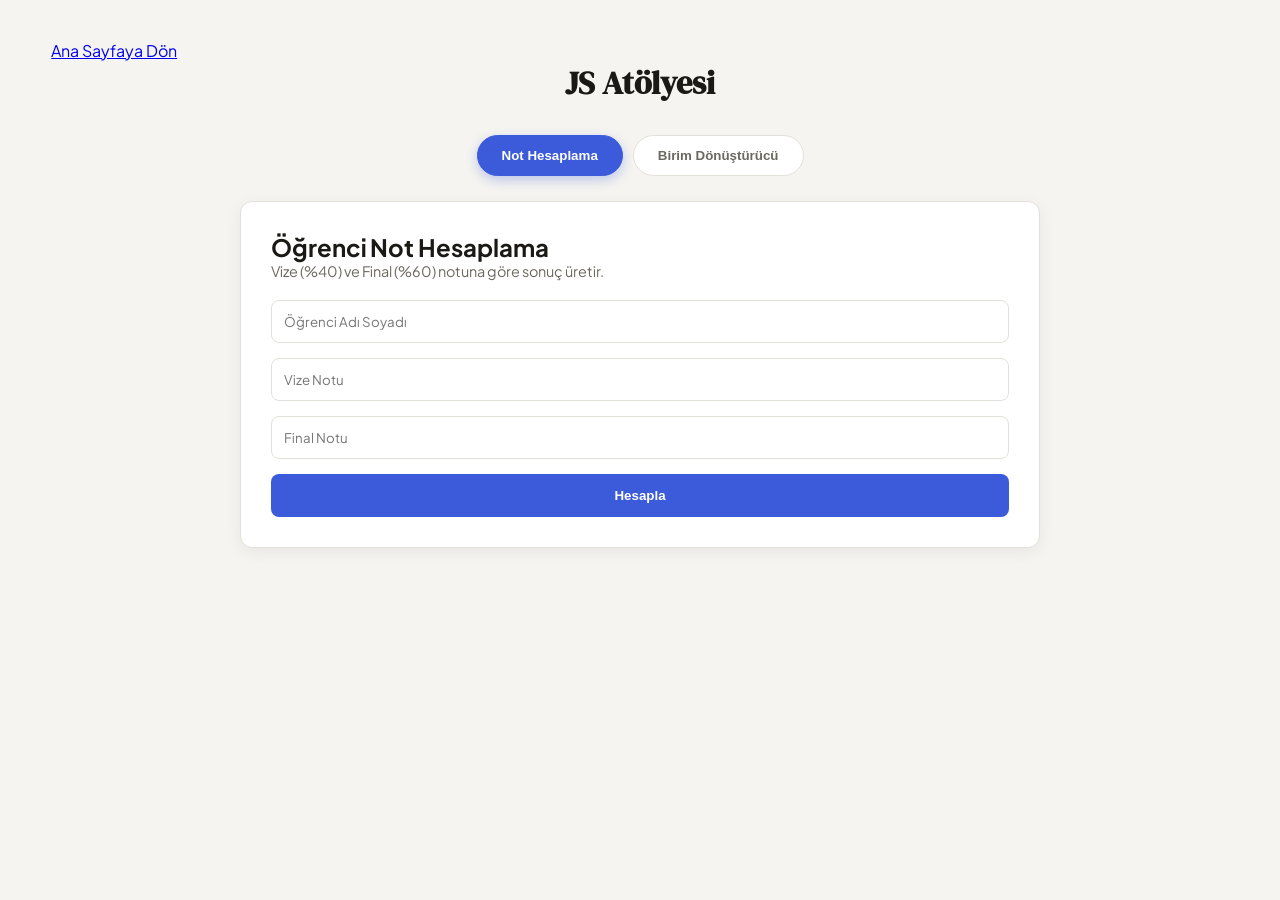
<file: js_uygulama.html>
<!DOCTYPE html>
<html lang="tr">
<head>
  <meta charset="UTF-8">
  <meta name="viewport" content="width=device-width, initial-scale=1.0">
  <title>JS Uygulamaları | Sekmeli Görünüm</title>
  <link href="https://fonts.googleapis.com/css2?family=Plus+Jakarta+Sans:wght@400;500;600;700;800&family=DM+Serif+Display&display=swap" rel="stylesheet">
  <style>
    :root {
      --bg: #f5f4f0;
      --surface: #ffffff;
      --border: #e2e0da;
      --text: #1a1916;
      --muted: #6b6860;
      --accent: #3b5bdb;
      --accent-hover: #2f4ab8;
      --radius: 12px;
      --shadow: 0 4px 16px rgba(0,0,0,0.06);
    }

    * { box-sizing: border-box; margin: 0; padding: 0; }
    body { font-family: 'Plus Jakarta Sans', sans-serif; background: var(--bg); color: var(--text); padding: 40px 4vw; }

    .container { max-width: 800px; margin: 0 auto; }
    h1 { font-family: 'DM Serif Display', serif; text-align: center; margin-bottom: 30px; }

    /* --- TAB SİSTEMİ STİLLERİ --- */
    .tab-menu {
      display: flex;
      justify-content: center;
      gap: 10px;
      margin-bottom: 25px;
    }

    .tab-btn {
      padding: 12px 24px;
      border: 1px solid var(--border);
      background: var(--surface);
      border-radius: 30px;
      cursor: pointer;
      font-weight: 600;
      transition: all 0.3s ease;
      color: var(--muted);
    }

    .tab-btn.active {
      background: var(--accent);
      color: white;
      border-color: var(--accent);
      box-shadow: 0 4px 12px rgba(59,91,219,0.3);
    }

    /* --- İÇERİK ALANLARI --- */
    .app-content {
      display: none; /* Varsayılan olarak kapalı */
      animation: fadeIn 0.4s ease;
    }

    .app-content.active {
      display: block; /* Sadece active olan görünür */
    }

    @keyframes fadeIn {
      from { opacity: 0; transform: translateY(10px); }
      to { opacity: 1; transform: translateY(0); }
    }

    /* --- KART VE FORM STİLLERİ --- */
    .app-card {
      background: var(--surface);
      border: 1px solid var(--border);
      border-radius: var(--radius);
      padding: 30px;
      box-shadow: var(--shadow);
    }

    .form-group { display: flex; flex-direction: column; gap: 15px; margin-top: 20px; }
    
    input, select {
      padding: 12px;
      border: 1px solid var(--border);
      border-radius: 8px;
      font-family: inherit;
    }

    .main-btn {
      background: var(--accent);
      color: white;
      border: none;
      padding: 14px;
      border-radius: 8px;
      font-weight: 600;
      cursor: pointer;
    }

    .result-box {
      margin-top: 20px;
      padding: 20px;
      border-radius: 8px;
      background: #f8f9fa;
      border-left: 4px solid var(--accent);
    }

    .success-badge {
      background: #d3f9d8;
      color: #2f9e44;
      padding: 10px;
      border-radius: 8px;
      text-align: center;
      font-weight: bold;
      margin-top: 15px;
    }
    .btn-back{
      border:border: 2px solid blue;  
    }
  </style>
</head>
<body>
   <a href="index.html" class="btn-back">Ana Sayfaya Dön</a>

<div class="container">
  <h1>JS Atölyesi</h1>

  <div class="tab-menu">
    <button class="tab-btn active" onclick="openTab(event, 'app1')">Not Hesaplama</button>
    <button class="tab-btn" onclick="openTab(event, 'app2')">Birim Dönüştürücü</button>
  </div>

  <div id="app1" class="app-content active">
    <section class="app-card">
      <h2>Öğrenci Not Hesaplama</h2>
      <p style="color: var(--muted); font-size: 0.9rem;">Vize (%40) ve Final (%60) notuna göre sonuç üretir.</p>
      
      <div class="form-group">
        <input type="text" id="studentName" placeholder="Öğrenci Adı Soyadı">
        <input type="number" id="vizeNotu" placeholder="Vize Notu">
        <input type="number" id="finalNotu" placeholder="Final Notu">
        <button class="main-btn" onclick="hesaplaNot()">Hesapla</button>
      </div>

      <div id="notSonuc" class="result-box" style="display:none;">
        <h3 id="resName"></h3>
        <p>Ortalama: <b id="resOrt"></b></p>
        <p>Harf Notu: <b id="resHarf"></b></p>
        <p>Durum: <span id="resDurum"></span></p>
      </div>
    </section>
  </div>

  <div id="app2" class="app-content">
    <section class="app-card">
      <h2>Birim Dönüştürücü</h2>
    
      <div class="form-group">
        <label>Değer:</label>
        <input type="number" id="unitValue" placeholder="Sayı giriniz">
        <label>Dönüşüm:</label>
       <select id="unitType">
  <option value="m-km">Metre ➔ Kilometre</option>
  <option value="km-m">Kilometre ➔ Metre</option>
  <option value="c-f">Celsius ➔ Fahrenheit</option>
  <option value="f-c">Fahrenheit ➔ Celsius</option>
  <option value="kg-g">Kilogram ➔ Gram</option>
  <option value="g-kg">Gram ➔ Kilogram</option>
</select>
        <button class="main-btn" onclick="donustur()">Dönüştür</button>
      </div>

      <div id="birimSonuc" class="success-badge" style="display:none;">
        Sonuç: <span id="resVal"></span>
      </div>
    </section>
  </div>
</div>

<script>
  // --- SEKME DEĞİŞTİRME FONKSİYONU ---
  function openTab(evt, tabName) {
    // Tüm içerikleri gizle
    const contents = document.getElementsByClassName("app-content");
    for (let i = 0; i < contents.length; i++) {
      contents[i].classList.remove("active");
    }

    // Tüm butonların 'active' sınıfını kaldır
    const buttons = document.getElementsByClassName("tab-btn");
    for (let i = 0; i < buttons.length; i++) {
      buttons[i].classList.remove("active");
    }

    // Seçilen içeriği göster ve butonu aktif yap
    document.getElementById(tabName).classList.add("active");
    evt.currentTarget.classList.add("active");
  }

  // --- UYGULAMA 1 MANTIĞI ---
  function hesaplaNot() {
    const ad = document.getElementById('studentName').value;
    const v = parseFloat(document.getElementById('vizeNotu').value);
    const f = parseFloat(document.getElementById('finalNotu').value);

    if(!ad || isNaN(v) || isNaN(f)) return alert("Eksik bilgi!");

    const ort = (v * 0.4) + (f * 0.6);
    let harf = ort >= 90 ? "AA" : ort >= 70 ? "BB" : ort >= 50 ? "CC" : "FF";
    
    document.getElementById('resName').innerText = ad;
    document.getElementById('resOrt').innerText = ort.toFixed(2);
    document.getElementById('resHarf').innerText = harf;
    document.getElementById('resDurum').innerText = ort >= 50 ? "Geçti ✅" : "Kaldı ❌";
    document.getElementById('notSonuc').style.display = "block";
  }

  // --- UYGULAMA 2 MANTIĞI ---
  function donustur() {
  const val = parseFloat(document.getElementById('unitValue').value);
  const type = document.getElementById('unitType').value;
  let res = "";

  if(isNaN(val)) return alert("Lütfen geçerli bir sayı giriniz!");

  switch(type) {
    // Uzunluk
    case "m-km": res = (val / 1000).toLocaleString() + " km"; break;
    case "km-m": res = (val * 1000).toLocaleString() + " m"; break;
    
    // Sıcaklık
    case "c-f": res = (val * 1.8 + 32).toFixed(2) + " °F"; break;
    case "f-c": res = ((val - 32) / 1.8).toFixed(2) + " °C"; break;
    
    // Ağırlık
    case "kg-g": res = (val * 1000).toLocaleString() + " gr"; break;
    case "g-kg": res = (val / 1000).toLocaleString() + " kg"; break;
  }

  document.getElementById('resVal').innerText = res;
  document.getElementById('birimSonuc').style.display = "block";
}
</script>

</body>
</html>
</file>
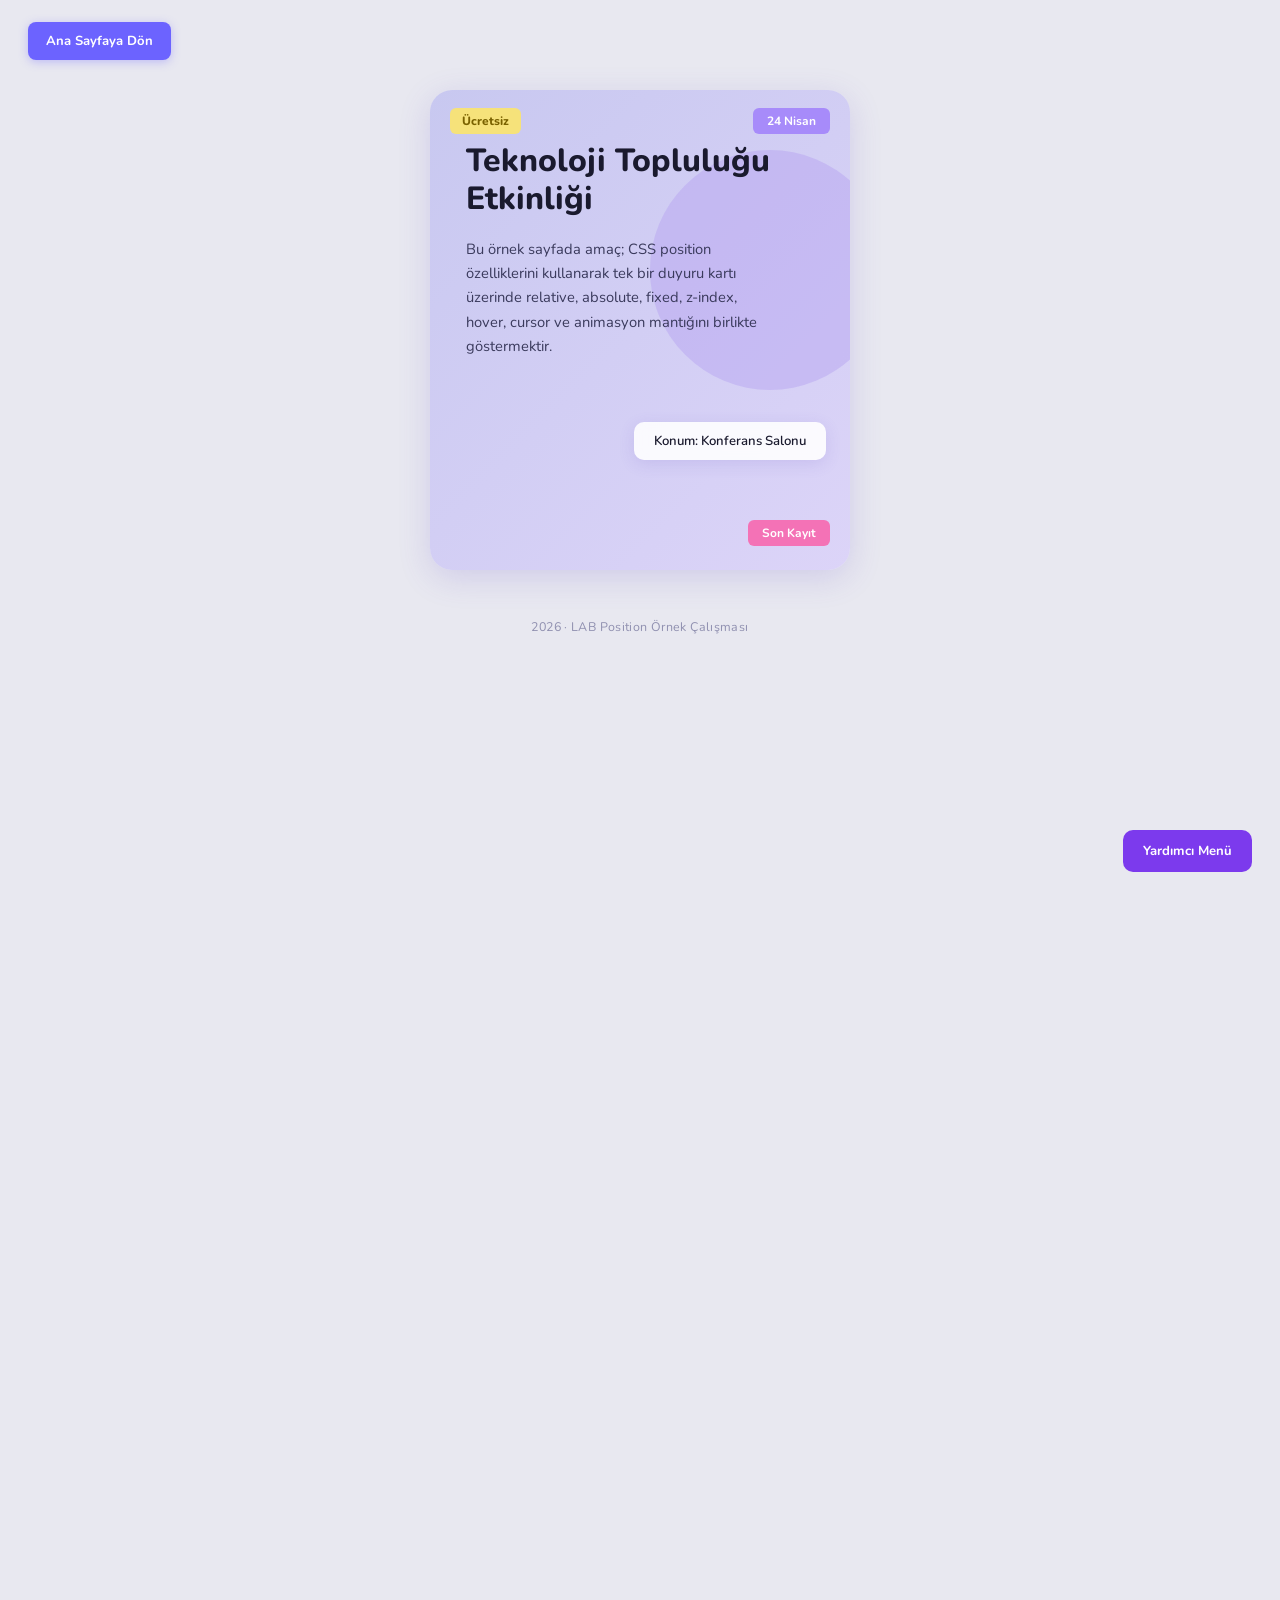
<file: lab-position.html>
<!DOCTYPE html>
<html lang="tr">
<head>
  <meta charset="UTF-8" />
  <meta name="viewport" content="width=device-width, initial-scale=1.0" />
  <title>LAB: CSS Position – Duyuru Kartı</title>
  <link href="https://fonts.googleapis.com/css2?family=Nunito:wght@400;600;700;800&display=swap" rel="stylesheet" />
  <style>
    /* ── Reset & base ── */
    *, *::before, *::after { box-sizing: border-box; margin: 0; padding: 0; }

    :root {
      --bg:        #e8e8f0;
      --card-from: #c8c8f0;
      --card-to:   #dcd4f8;
      --blob:      rgba(180, 160, 240, 0.45);
      --text-dark: #1a1a2e;
      --text-mid:  #3a3a5c;
      --accent1:   #f6e27a;   /* sarı – Ücretsiz rozet */
      --accent2:   #a78bfa;   /* mor – tarih rozet */
      --accent3:   #f472b6;   /* pembe – Son Kayıt */
      --white:     #ffffff;
      --shadow:    0 8px 32px rgba(100, 80, 200, 0.18);
    }

    html { scroll-behavior: smooth; }

    body {
      min-height: 200vh;          /* scroll test için uzun sayfa */
      background: var(--bg);
      font-family: 'Nunito', sans-serif;
      color: var(--text-dark);
    }

    /* ══════════════════════════════
       FIXED öğeler
    ══════════════════════════════ */

    /* 1. Ana Sayfaya Dön butonu – fixed (sol üst) */
    .btn-back {
      position: fixed;
      top: 22px;
      left: 28px;
      z-index: 1000;
      background: #6c63ff;
      color: #fff;
      font-family: 'Nunito', sans-serif;
      font-weight: 700;
      font-size: 0.82rem;
      padding: 10px 18px;
      border-radius: 8px;
      text-decoration: none;
      cursor: pointer;
      /* animasyon 1 – transition renk & shadow */
      transition: background 0.3s ease, box-shadow 0.3s ease, transform 0.25s ease;
      box-shadow: 0 2px 10px rgba(108, 99, 255, 0.35);
    }
    .btn-back:hover {
      background: #f472b6;          /* renk değişimi */
      box-shadow: 0 6px 22px rgba(244, 114, 182, 0.55);
      transform: translateY(-2px);
      cursor: pointer;
    }
    .btn-back:active {
      transform: translateY(0);
      box-shadow: 0 2px 8px rgba(244, 114, 182, 0.35);
    }

    /* 2. Yardımcı Menü butonu – fixed (sağ alt) */
    .btn-help {
      position: fixed;
      bottom: 28px;
      right: 28px;
      z-index: 1000;
      background: #7c3aed;
      color: #fff;
      font-family: 'Nunito', sans-serif;
      font-weight: 700;
      font-size: 0.82rem;
      padding: 12px 20px;
      border-radius: 10px;
      cursor: pointer;
      text-decoration: none;
      /* animasyon 2 – pulse @keyframes */
      animation: pulse 2.8s ease-in-out infinite;
      transition: background 0.3s ease;
    }
    .btn-help:hover {
      background: #5b21b6;
      animation-play-state: paused;
      cursor: pointer;
    }

    @keyframes pulse {
      0%, 100% { box-shadow: 0 0 0 0 rgba(124, 58, 237, 0.55); }
      50%       { box-shadow: 0 0 0 10px rgba(124, 58, 237, 0); }
    }

    /* ══════════════════════════════
       SAYFA DÜZENİ
    ══════════════════════════════ */
    .page-wrapper {
      display: flex;
      flex-direction: column;
      align-items: center;
      padding: 90px 24px 60px;
      min-height: 100vh;
    }

    /* ══════════════════════════════
       KART KAPSAYICI  – position: relative
    ══════════════════════════════ */
    .card {
      position: relative;          /* ← relative kapsayıcı */
      width: min(420px, 92vw);
      min-height: 480px;
      background: linear-gradient(135deg, var(--card-from), var(--card-to));
      border-radius: 22px;
      padding: 52px 36px 48px;
      box-shadow: var(--shadow);
      overflow: hidden;
      /* animasyon 3 – fade-slide sayfa açılışında */
      animation: fadeUp 0.7s cubic-bezier(0.22, 1, 0.36, 1) both;
    }

    @keyframes fadeUp {
      from { opacity: 0; transform: translateY(28px); }
      to   { opacity: 1; transform: translateY(0); }
    }

    /* Dekoratif blob (kart içi, z-index testi için) */
    .card::before {
      content: '';
      position: absolute;
      right: -40px;
      top: 60px;
      width: 240px;
      height: 240px;
      background: var(--blob);
      border-radius: 50%;
      z-index: 0;               /* ← z-index: blob en altta */
    }

    /* Kart içeriği blob'un üstünde */
    .card-body {
      position: relative;
      z-index: 1;
    }

    .card-title {
      font-size: 2rem;
      font-weight: 800;
      color: var(--text-dark);
      line-height: 1.2;
      margin-bottom: 18px;
    }

    .card-desc {
      font-size: 0.92rem;
      color: var(--text-mid);
      line-height: 1.65;
      max-width: 300px;
    }

    /* ══════════════════════════════
       ABSOLUTE öğeler (en az 3 zorunlu)
    ══════════════════════════════ */

    /* 1. Ücretsiz rozeti – sol üst */
    .badge-free {
      position: absolute;
      top: 18px;
      left: 20px;
      z-index: 3;               /* ← z-index: rozetler blob'un üstünde */
      background: var(--accent1);
      color: #7a6200;
      font-weight: 800;
      font-size: 0.75rem;
      padding: 5px 12px;
      border-radius: 6px;
      transition: transform 0.25s ease, box-shadow 0.25s ease;
      cursor: pointer;
    }
    .badge-free:hover {
      transform: scale(1.08);
      box-shadow: 0 4px 14px rgba(246, 226, 122, 0.6);
      cursor: pointer;
    }

    /* 2. Tarih rozeti – sağ üst */
    .badge-date {
      position: absolute;
      top: 18px;
      right: 20px;
      z-index: 3;
      background: var(--accent2);
      color: #fff;
      font-weight: 700;
      font-size: 0.75rem;
      padding: 5px 14px;
      border-radius: 6px;
      transition: transform 0.25s ease, box-shadow 0.25s ease;
      cursor: pointer;
    }
    .badge-date:hover {
      transform: scale(1.08);
      box-shadow: 0 4px 14px rgba(167, 139, 250, 0.6);
      cursor: pointer;
    }

    /* 3. Konum kutusu – orta sağ */
    .badge-location {
      position: absolute;
      bottom: 110px;
      right: 24px;
      z-index: 3;
      background: rgba(255,255,255,0.88);
      color: var(--text-dark);
      font-weight: 600;
      font-size: 0.82rem;
      padding: 10px 20px;
      border-radius: 10px;
      box-shadow: 0 4px 16px rgba(100,80,200,0.14);
      backdrop-filter: blur(6px);
      transition: transform 0.25s ease, box-shadow 0.25s ease;
      cursor: pointer;
    }
    .badge-location:hover {
      transform: translateY(-3px);
      box-shadow: 0 8px 24px rgba(100,80,200,0.22);
      cursor: pointer;
    }

    /* 4. Son Kayıt etiketi – sağ alt */
    .badge-deadline {
      position: absolute;
      bottom: 24px;
      right: 20px;
      z-index: 3;
      background: var(--accent3);
      color: #fff;
      font-weight: 700;
      font-size: 0.75rem;
      padding: 5px 14px;
      border-radius: 6px;
      /* animasyon 4 – blink @keyframes */
      animation: blink 1.8s ease-in-out infinite;
      cursor: pointer;
    }
    .badge-deadline:hover {
      animation-play-state: paused;
      cursor: pointer;
    }

    @keyframes blink {
      0%, 100% { opacity: 1; }
      50%       { opacity: 0.55; }
    }

    /* ══════════════════════════════
       FOOTER
    ══════════════════════════════ */
    footer {
      margin-top: 48px;
      font-size: 0.78rem;
      color: #9090b0;
      text-align: center;
      letter-spacing: 0.03em;
    }
  </style>
</head>
<body>

  <!-- FIXED 1: Ana Sayfaya Dön -->
  <a href="index.html" class="btn-back">Ana Sayfaya Dön</a>

  <!-- FIXED 2: Yardımcı Menü -->
  <a href="#" class="btn-help">Yardımcı Menü</a>

  <div class="page-wrapper">

    <!-- RELATIVE kapsayıcı: kart -->
    <div class="card">

      <!-- ABSOLUTE 1: Ücretsiz rozet -->
      <span class="badge-free">Ücretsiz</span>

      <!-- ABSOLUTE 2: Tarih rozeti -->
      <span class="badge-date">24 Nisan</span>

      <!-- ABSOLUTE 3: Konum kutusu -->
      <span class="badge-location">Konum: Konferans Salonu</span>

      <!-- ABSOLUTE 4: Son Kayıt (bonus) -->
      <span class="badge-deadline">Son Kayıt</span>

      <!-- Kart içeriği -->
      <div class="card-body">
        <h1 class="card-title">Teknoloji Topluluğu Etkinliği</h1>
        <p class="card-desc">
          Bu örnek sayfada amaç; CSS position özelliklerini kullanarak
          tek bir duyuru kartı üzerinde relative, absolute, fixed,
          z-index, hover, cursor ve animasyon mantığını birlikte
          göstermektir.
        </p>
      </div>

    </div><!-- /card -->

    <footer>2026 · LAB Position Örnek Çalışması</footer>

  </div><!-- /page-wrapper -->

</body>
</html>
</file>
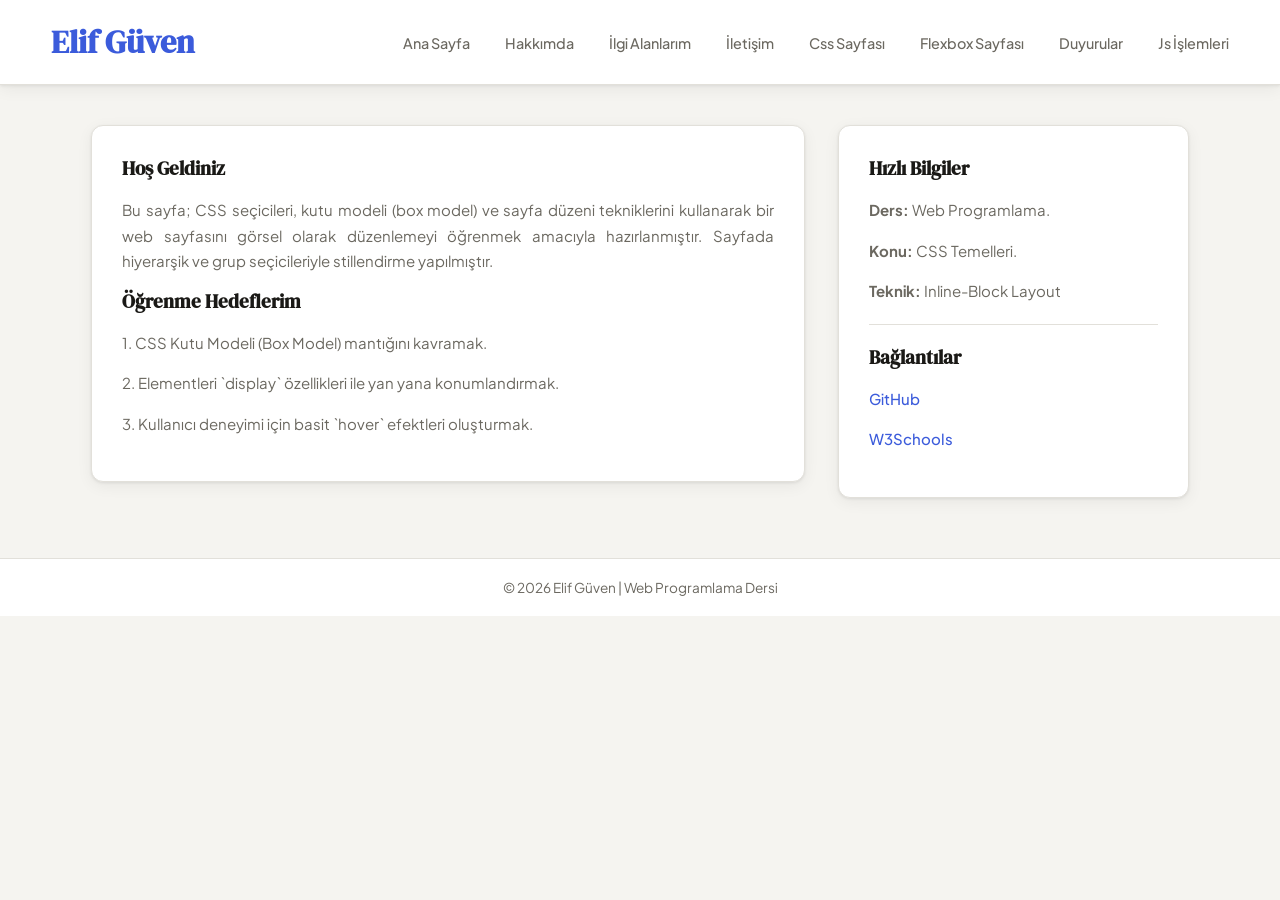
<file: odev.html>
<!DOCTYPE html>
<html lang="tr">
<head>
    <meta charset="UTF-8">
    <meta name="viewport" content="width=device-width, initial-scale=1.0">
    <title>Web Programlama CSS Ödevi</title>
    <style>
        @import url('https://fonts.googleapis.com/css2?family=Plus+Jakarta+Sans:wght@400;500;600;700;800&family=DM+Serif+Display&display=swap');

        :root {
            --bg: #f5f4f0;
            --surface: #ffffff;
            --border: #e2e0da;
            --text: #1a1916;
            --muted: #6b6860;
            --accent: #3b5bdb;
            --radius: 12px;
            --shadow: 0 1px 3px rgba(0,0,0,0.08), 0 4px 16px rgba(0,0,0,0.06);
        }

        * {
            box-sizing: border-box;
            margin: 0;
            padding: 0;
        }

        body {
            font-family: 'Plus Jakarta Sans', sans-serif;
            background-color: var(--bg);
            color: var(--text);
        }

        /* --- 1. GRUP SEÇİCİ (Ödev Kuralı) --- */
        h1, h2, h3 {
            font-family: 'DM Serif Display', serif;
            color: var(--text);
            margin-bottom: 1rem;
        }

        /* --- HEADER & NAVBAR (Görünüm modern flex, menü item'ları hocanın istediği gibi inline-block) --- */
        header {
            display: flex;
            justify-content: space-between;
            align-items: center;
            padding: 20px 4vw;
            background: var(--surface);
            border-bottom: 1px solid var(--border);
            position: sticky;
            top: 0;
            z-index: 100;
            box-shadow: var(--shadow);
        }

        header h1 {
            color: var(--accent);
            margin: 0;
        }

        /* --- 2. HİYERARŞİK SEÇİCİ 1 (Ödev Kuralı: nav ul li yapısı ve inline-block) --- */
        nav ul {
            list-style: none;
        }

        nav ul li {
            display: inline-block; /* Hocanın istediği menü kuralı */
            margin-left: 2rem;
        }

        nav ul li a {
            text-decoration: none;
            color: var(--muted);
            font-size: 0.9rem;
            font-weight: 500;
            transition: color 0.2s;
            position: relative;
        }

        /* Hover efekti (Ödev kuralı) */
        nav ul li a:after {
            content: '';
            position: absolute;
            bottom: -3px;
            left: 0; right: 0;
            height: 2px;
            background: var(--accent);
            transform: scaleX(0);
            transition: transform 0.2s;
        }

        nav ul li a:hover {
            color: var(--accent);
        }
        nav ul li a:hover::after {
            transform: scaleX(1);
        }

        .header-alt {
            display: none; /* Temiz görünüm için gizlendi, istenirse açılabilir */
        }

        /* --- ANA İÇERİK DÜZENİ (Görünüm beyaz modern kutu, teknik inline-block) --- */
        main {
            padding: 40px 4vw;
            max-width: 1200px;
            margin: 0 auto;
            letter-spacing: -1em; /* inline-block'un oluşturduğu varsayılan boşluğu yokedip düzgün hizalar */
        }

        .content-box, .sidebar-box {
            display: inline-block; /* İki kutuyu yan yana getirme display mantığı (Ödev kuralı) */
            vertical-align: top;
            letter-spacing: normal; /* İçerikteki yazıları normale döndür */
            background: var(--surface); /* SENİN MODERN BEYAZ KUTUN */
            border: 1px solid var(--border);
            border-radius: var(--radius);
            box-shadow: var(--shadow);
            padding: 30px;
        }

        .content-box {
            width: 65%;
            margin-right: 3%; /* Kutular arası boşluk */
        }

        .sidebar-box {
            width: 32%;
        }

        /* --- 3. HİYERARŞİK SEÇİCİ 2 & METİN ÖZELLİKLERİ (Ödev Kuralı: En az 3 özellik) --- */
        .content-box p, .sidebar-box p {
            font-size: 15px;       /* Özellik 1 */
            color: var(--muted);   /* Özellik 2 */
            line-height: 1.7;      /* Özellik 3 */
            text-align: justify;   /* Özellik 4 */
            margin-bottom: 15px;
        }

        .sidebar-box hr {
            margin: 20px 0;
            border: 0;
            border-top: 1px solid var(--border);
        }

        .sidebar-box a {
            color: var(--accent);
            text-decoration: none;
            font-weight: 500;
        }

        /* --- FOOTER --- */
        footer {
            background-color: var(--surface);
            padding: 20px;
            text-align: center;
            border-top: 1px solid var(--border);
            color: var(--muted);
            font-size: 0.85rem;
            margin-top: 20px;
        }
    </style>
</head>
<body>

    <header>
        <h1>Elif Güven</h1>
        <nav>
            <ul>
                <li><a href="index.html">Ana Sayfa</a></li>
                <li><a href="about.html">Hakkımda</a></li>
                <li><a href="interests.html">İlgi Alanlarım</a></li>
                <li><a href="contact.html">İletişim</a></li>
                <li><a href="odev.html">Css Sayfası</a></li>
                <li><a href="flexbox.html">Flexbox Sayfası</a></li>
                <li><a href="lab-position.html">Duyurular</a></li>
                <li><a href="js_uygulama.html">Js İşlemleri</a></li>
            </ul>
        </nav>
    </header>

    <main>
        <section class="content-box">
            <h3>Hoş Geldiniz</h3>
            <p>Bu sayfa; CSS seçicileri, kutu modeli (box model) ve sayfa düzeni tekniklerini kullanarak bir web sayfasını görsel olarak düzenlemeyi öğrenmek amacıyla hazırlanmıştır. Sayfada hiyerarşik ve grup seçicileriyle stillendirme yapılmıştır.</p>
            
            <h3>Öğrenme Hedeflerim</h3>
            <p>1. CSS Kutu Modeli (Box Model) mantığını kavramak.</p>
            <p>2. Elementleri `display` özellikleri ile yan yana konumlandırmak.</p>
            <p>3. Kullanıcı deneyimi için basit `hover` efektleri oluşturmak.</p>
        </section>

        <aside class="sidebar-box">
            <h3>Hızlı Bilgiler</h3>
            <p><b>Ders:</b> Web Programlama.</p>
            <p><b>Konu:</b> CSS Temelleri.</p>
            <p><b>Teknik:</b> Inline-Block Layout</p>
            
            <hr>
            
            <h3>Bağlantılar</h3>
            <p><a href="https://github.com/ElifGuvenn" target="_blank">GitHub</a></p>
            <p><a href="https://www.w3schools.com" target="_blank">W3Schools</a></p>
        </aside>
    </main>

    <footer>
        <p>© 2026 Elif Güven | Web Programlama Dersi</p>
    </footer>

</body>
</html>
</file>
<file: hafta7/styles/hafta7.css>
body {
    background-color: #f5f4f0;
    font-family: 'Plus Jakarta Sans', sans-serif;
    transition: background-color 0.3s, color 0.3s;
}

/* Koyu Tema Ayarları */
body.dark-theme {
    background-color: #13131f !important;
    color: #e0e0e0 !important;
}

body.dark-theme .navbar,
body.dark-theme .main-card,
body.dark-theme .info-card,
body.dark-theme .sonuc-kutu {
    background-color: #1a1a2e !important;
    border-color: #2a2a45 !important;
}

body.dark-theme .nav-link,
body.dark-theme .text-secondary {
    color: #aaa !important;
}

body.dark-theme .navbar-brand,
body.dark-theme h2,
body.dark-theme h3,
body.dark-theme h5 {
    color: #c5cfff !important;
}

body.dark-theme .form-control,
body.dark-theme .form-select {
    background-color: #1a1a2e !important;
    border-color: #2a2a45 !important;
    color: #e0e0e0 !important;
}

body.dark-theme .form-control::placeholder {
    color: #666;
}

body.dark-theme .card-body {
    background-color: #1a1a2e !important;
    color: #e0e0e0 !important;
}
</file>
